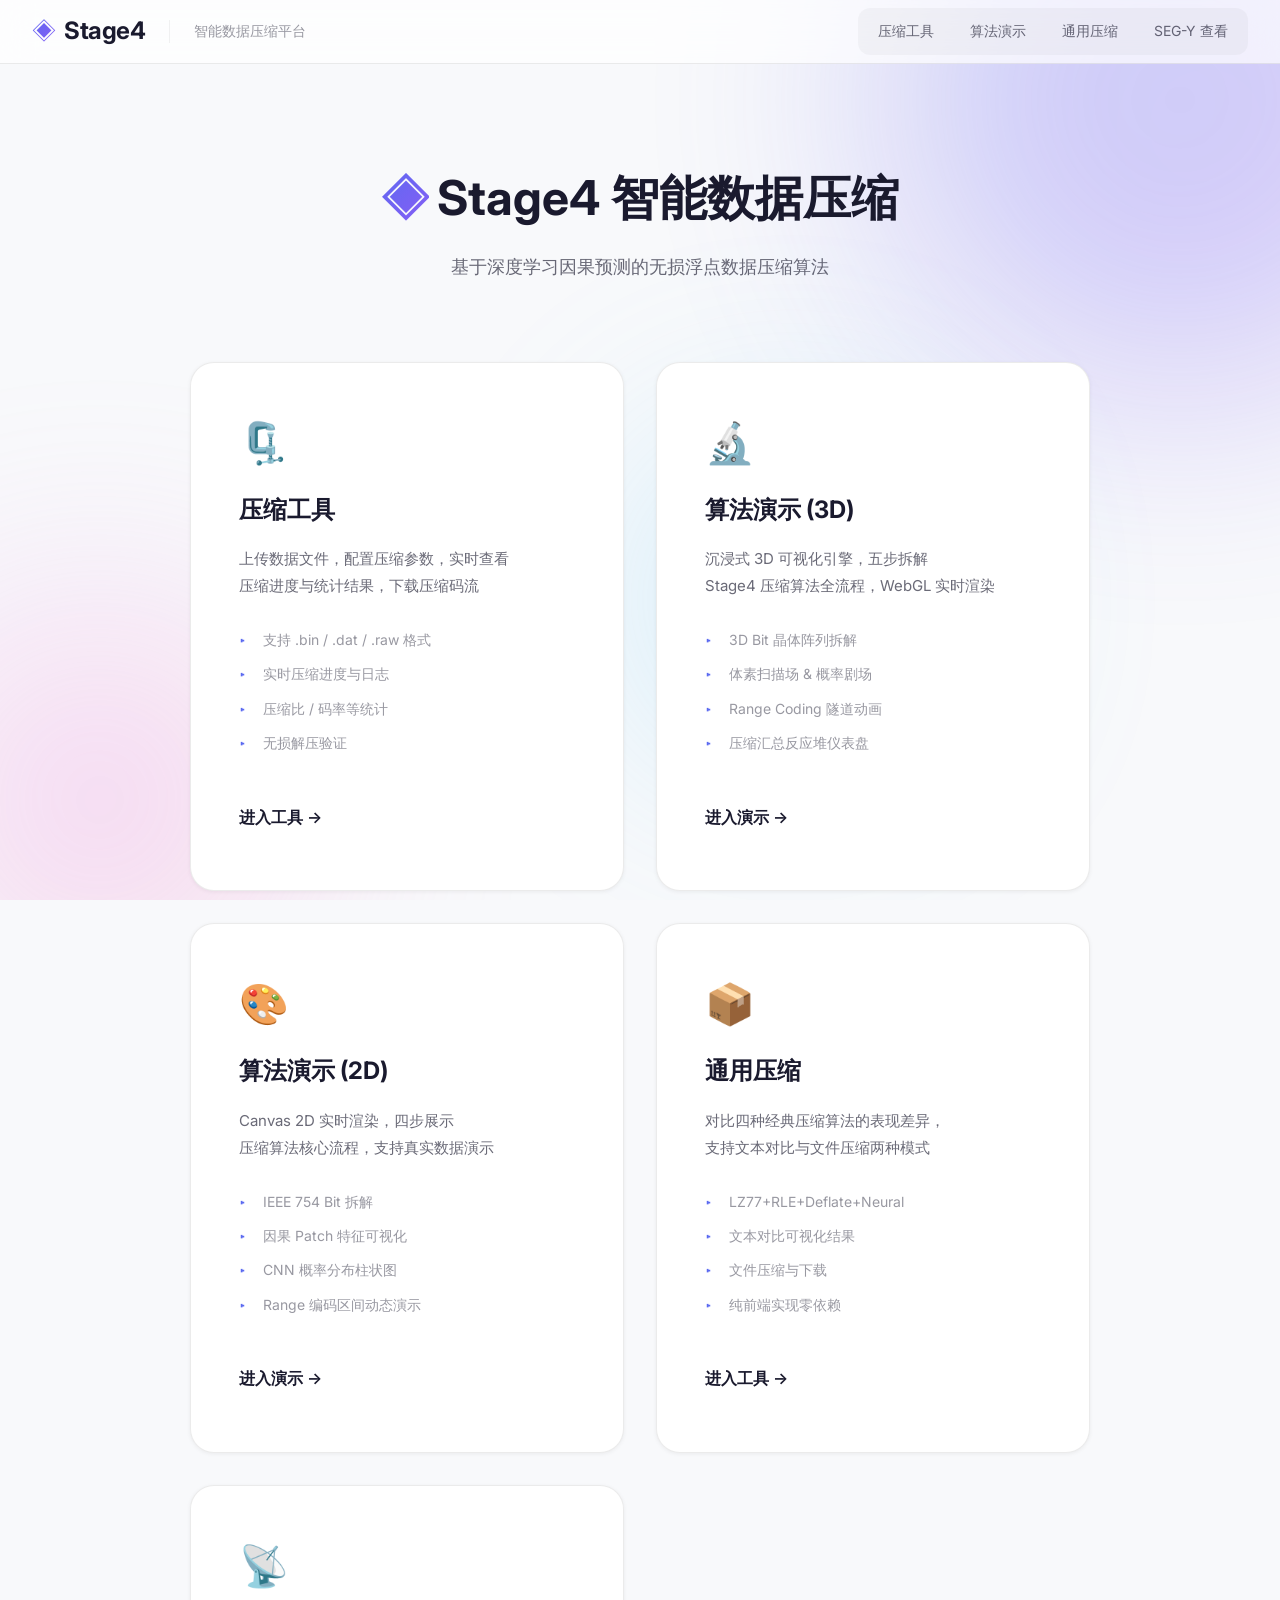
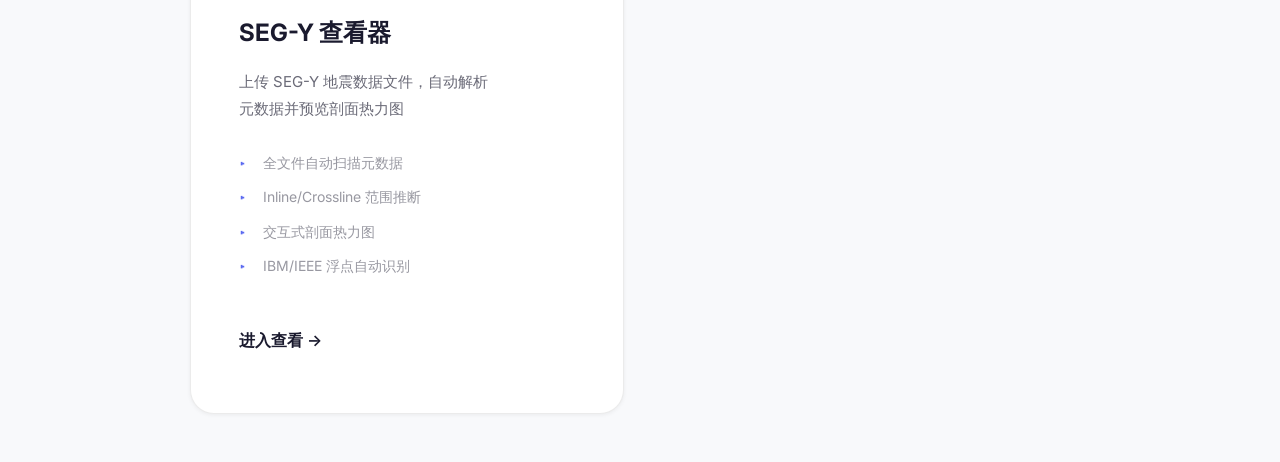
<file: thesis-demo -v2/visualizer/frontend/index.html>
<!DOCTYPE html>
<html lang="zh-CN">
<head>
    <meta charset="UTF-8">
    <meta name="viewport" content="width=device-width, initial-scale=1.0">
    <meta http-equiv="Cache-Control" content="no-cache, no-store, must-revalidate">
    <title>Stage4 | 智能数据压缩平台</title>
    <link href="https://fonts.googleapis.com/css2?family=Inter:wght@300;400;500;600;700&family=JetBrains+Mono:wght@400;500&display=swap" rel="stylesheet">
    <link rel="stylesheet" href="css/variables.css?v=2">
    <link rel="stylesheet" href="css/layout.css?v=2">
    <link rel="stylesheet" href="css/components.css?v=2">
    <link rel="stylesheet" href="css/landing.css?v=2">
</head>
<body>
    <div class="bg-animation">
        <div class="gradient-orb orb-1"></div>
        <div class="gradient-orb orb-2"></div>
        <div class="gradient-orb orb-3"></div>
    </div>

    <nav class="top-nav">
        <div class="nav-brand">
            <div class="logo">
                <span class="logo-icon">◈</span>
                <span class="logo-text">Stage4</span>
            </div>
            <span class="nav-tagline">智能数据压缩平台</span>
        </div>
        <div class="nav-links">
            <a href="compress.html" class="nav-link">压缩工具</a>
            <a href="demo.html" class="nav-link">算法演示</a>
            <a href="general-compress.html" class="nav-link">通用压缩</a>
            <a href="sgy-viewer.html" class="nav-link">SEG-Y 查看</a>
        </div>
    </nav>

    <main class="landing-main">
        <div class="hero-section">
            <h1 class="hero-title">
                <span class="hero-icon">◈</span>
                Stage4 智能数据压缩
            </h1>
            <p class="hero-desc">基于深度学习因果预测的无损浮点数据压缩算法</p>
        </div>

        <div class="entry-cards">
            <a href="compress.html" class="entry-card compress-card">
                <div class="entry-card-bg"></div>
                <div class="entry-card-icon">🗜️</div>
                <h2 class="entry-card-title">压缩工具</h2>
                <p class="entry-card-desc">
                    上传数据文件，配置压缩参数，实时查看<br>
                    压缩进度与统计结果，下载压缩码流
                </p>
                <ul class="entry-features">
                    <li>支持 .bin / .dat / .raw 格式</li>
                    <li>实时压缩进度与日志</li>
                    <li>压缩比 / 码率等统计</li>
                    <li>无损解压验证</li>
                </ul>
                <span class="entry-btn">进入工具 →</span>
            </a>

            <a href="demo.html" class="entry-card demo-card">
                <div class="entry-card-bg"></div>
                <div class="entry-card-icon">🔬</div>
                <h2 class="entry-card-title">算法演示 (3D)</h2>
                <p class="entry-card-desc">
                    沉浸式 3D 可视化引擎，五步拆解<br>
                    Stage4 压缩算法全流程，WebGL 实时渲染
                </p>
                <ul class="entry-features">
                    <li>3D Bit 晶体阵列拆解</li>
                    <li>体素扫描场 & 概率剧场</li>
                    <li>Range Coding 隧道动画</li>
                    <li>压缩汇总反应堆仪表盘</li>
                </ul>
                <span class="entry-btn">进入演示 →</span>
            </a>

            <a href="demo2d.html" class="entry-card demo-card">
                <div class="entry-card-bg"></div>
                <div class="entry-card-icon">🎨</div>
                <h2 class="entry-card-title">算法演示 (2D)</h2>
                <p class="entry-card-desc">
                    Canvas 2D 实时渲染，四步展示<br>
                    压缩算法核心流程，支持真实数据演示
                </p>
                <ul class="entry-features">
                    <li>IEEE 754 Bit 拆解</li>
                    <li>因果 Patch 特征可视化</li>
                    <li>CNN 概率分布柱状图</li>
                    <li>Range 编码区间动态演示</li>
                </ul>
                <span class="entry-btn">进入演示 →</span>
            </a>

            <a href="general-compress.html" class="entry-card general-card">
                <div class="entry-card-bg"></div>
                <div class="entry-card-icon">📦</div>
                <h2 class="entry-card-title">通用压缩</h2>
                <p class="entry-card-desc">
                    对比四种经典压缩算法的表现差异，<br>
                    支持文本对比与文件压缩两种模式
                </p>
                <ul class="entry-features">
                    <li>LZ77+RLE+Deflate+Neural</li>
                    <li>文本对比可视化结果</li>
                    <li>文件压缩与下载</li>
                    <li>纯前端实现零依赖</li>
                </ul>
                <span class="entry-btn">进入工具 →</span>
            </a>

            <a href="sgy-viewer.html" class="entry-card sgy-card">
                <div class="entry-card-bg"></div>
                <div class="entry-card-icon">📡</div>
                <h2 class="entry-card-title">SEG-Y 查看器</h2>
                <p class="entry-card-desc">
                    上传 SEG-Y 地震数据文件，自动解析<br>
                    元数据并预览剖面热力图
                </p>
                <ul class="entry-features">
                    <li>全文件自动扫描元数据</li>
                    <li>Inline/Crossline 范围推断</li>
                    <li>交互式剖面热力图</li>
                    <li>IBM/IEEE 浮点自动识别</li>
                </ul>
                <span class="entry-btn">进入查看 →</span>
            </a>
        </div>
    </main>

    <script src="js/utils.js?v=2"></script>
    <script src="js/landing.js?v=2"></script>
</body>
</html>
</file>
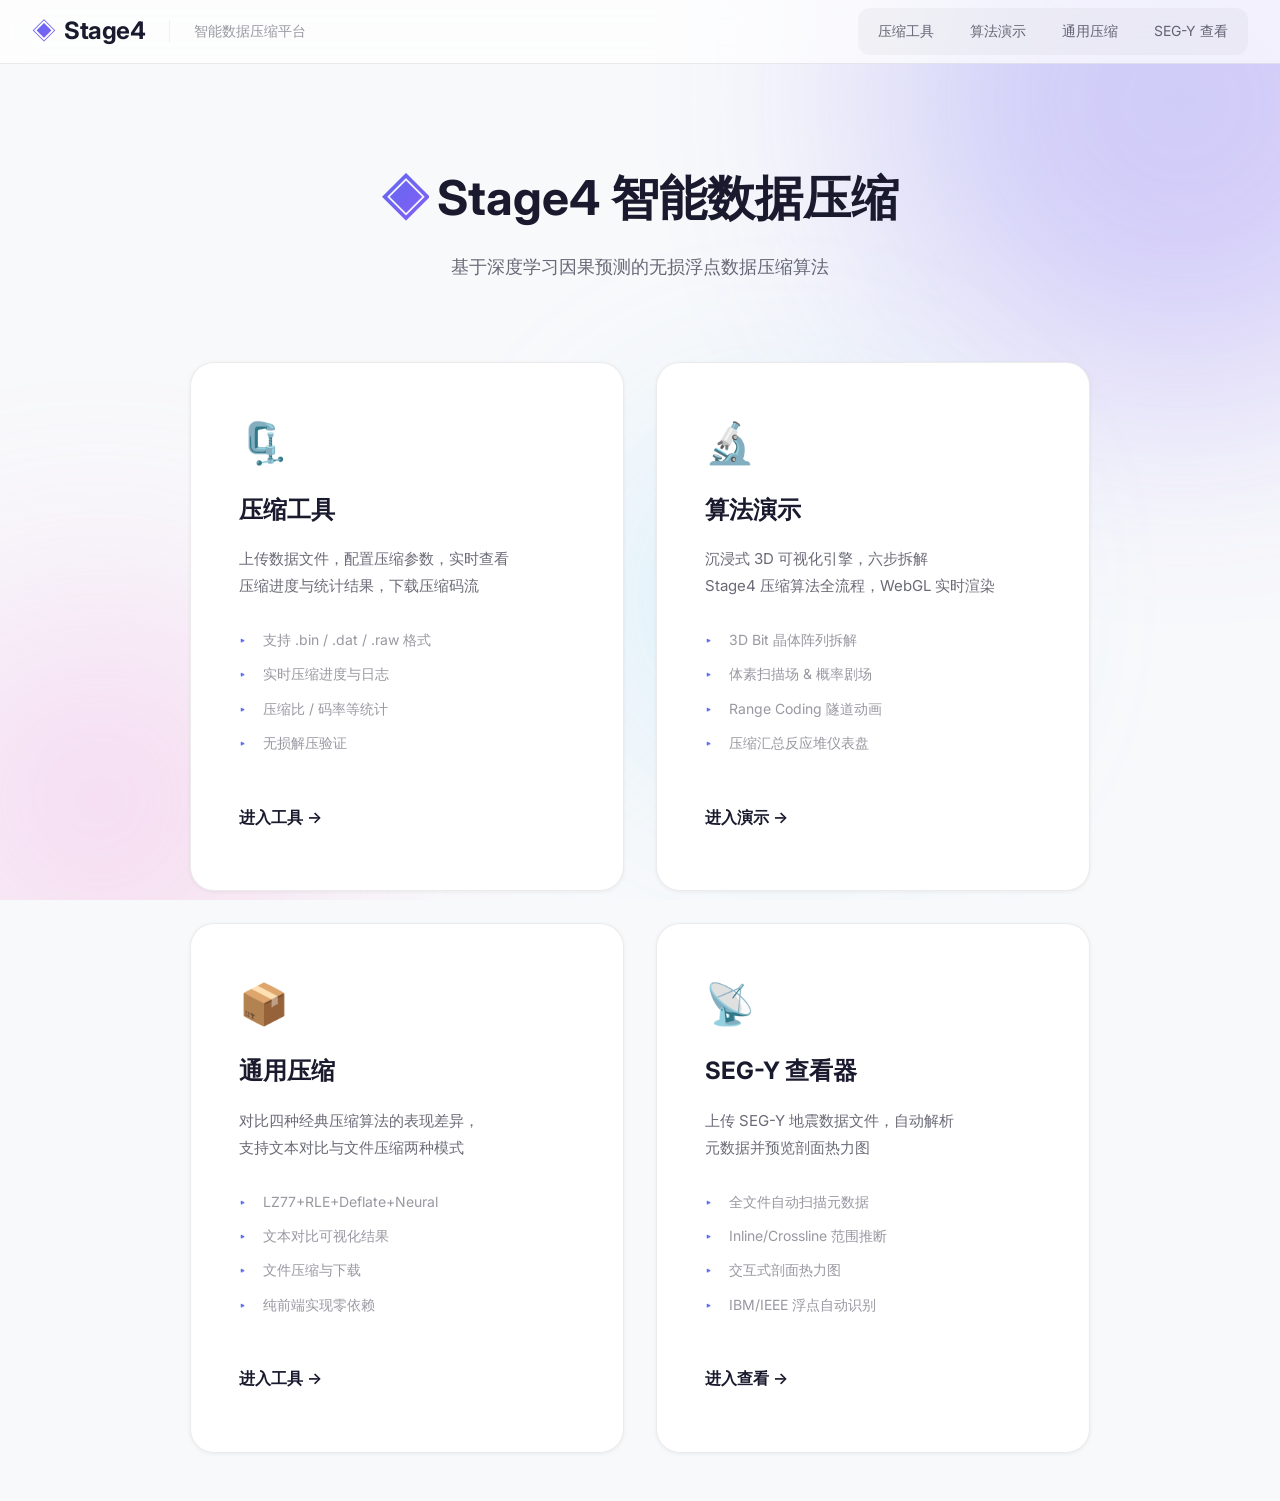
<file: thesis-demo/visualizer/frontend/index.html>
<!DOCTYPE html>
<html lang="zh-CN">
<head>
    <meta charset="UTF-8">
    <meta name="viewport" content="width=device-width, initial-scale=1.0">
    <meta http-equiv="Cache-Control" content="no-cache, no-store, must-revalidate">
    <title>Stage4 | 智能数据压缩平台</title>
    <link href="https://fonts.googleapis.com/css2?family=Inter:wght@300;400;500;600;700&family=JetBrains+Mono:wght@400;500&display=swap" rel="stylesheet">
    <link rel="stylesheet" href="css/variables.css?v=2">
    <link rel="stylesheet" href="css/layout.css?v=2">
    <link rel="stylesheet" href="css/components.css?v=2">
    <link rel="stylesheet" href="css/landing.css?v=2">
</head>
<body>
    <div class="bg-animation">
        <div class="gradient-orb orb-1"></div>
        <div class="gradient-orb orb-2"></div>
        <div class="gradient-orb orb-3"></div>
    </div>

    <nav class="top-nav">
        <div class="nav-brand">
            <div class="logo">
                <span class="logo-icon">◈</span>
                <span class="logo-text">Stage4</span>
            </div>
            <span class="nav-tagline">智能数据压缩平台</span>
        </div>
        <div class="nav-links">
            <a href="compress.html" class="nav-link">压缩工具</a>
            <a href="demo.html" class="nav-link">算法演示</a>
            <a href="general-compress.html" class="nav-link">通用压缩</a>
            <a href="sgy-viewer.html" class="nav-link">SEG-Y 查看</a>
        </div>
    </nav>

    <main class="landing-main">
        <div class="hero-section">
            <h1 class="hero-title">
                <span class="hero-icon">◈</span>
                Stage4 智能数据压缩
            </h1>
            <p class="hero-desc">基于深度学习因果预测的无损浮点数据压缩算法</p>
        </div>

        <div class="entry-cards">
            <a href="compress.html" class="entry-card compress-card">
                <div class="entry-card-bg"></div>
                <div class="entry-card-icon">🗜️</div>
                <h2 class="entry-card-title">压缩工具</h2>
                <p class="entry-card-desc">
                    上传数据文件，配置压缩参数，实时查看<br>
                    压缩进度与统计结果，下载压缩码流
                </p>
                <ul class="entry-features">
                    <li>支持 .bin / .dat / .raw 格式</li>
                    <li>实时压缩进度与日志</li>
                    <li>压缩比 / 码率等统计</li>
                    <li>无损解压验证</li>
                </ul>
                <span class="entry-btn">进入工具 →</span>
            </a>

            <a href="demo.html" class="entry-card demo-card">
                <div class="entry-card-bg"></div>
                <div class="entry-card-icon">🔬</div>
                <h2 class="entry-card-title">算法演示</h2>
                <p class="entry-card-desc">
                    沉浸式 3D 可视化引擎，六步拆解<br>
                    Stage4 压缩算法全流程，WebGL 实时渲染
                </p>
                <ul class="entry-features">
                    <li>3D Bit 晶体阵列拆解</li>
                    <li>体素扫描场 & 概率剧场</li>
                    <li>Range Coding 隧道动画</li>
                    <li>压缩汇总反应堆仪表盘</li>
                </ul>
                <span class="entry-btn">进入演示 →</span>
            </a>

            <a href="general-compress.html" class="entry-card general-card">
                <div class="entry-card-bg"></div>
                <div class="entry-card-icon">📦</div>
                <h2 class="entry-card-title">通用压缩</h2>
                <p class="entry-card-desc">
                    对比四种经典压缩算法的表现差异，<br>
                    支持文本对比与文件压缩两种模式
                </p>
                <ul class="entry-features">
                    <li>LZ77+RLE+Deflate+Neural</li>
                    <li>文本对比可视化结果</li>
                    <li>文件压缩与下载</li>
                    <li>纯前端实现零依赖</li>
                </ul>
                <span class="entry-btn">进入工具 →</span>
            </a>

            <a href="sgy-viewer.html" class="entry-card sgy-card">
                <div class="entry-card-bg"></div>
                <div class="entry-card-icon">📡</div>
                <h2 class="entry-card-title">SEG-Y 查看器</h2>
                <p class="entry-card-desc">
                    上传 SEG-Y 地震数据文件，自动解析<br>
                    元数据并预览剖面热力图
                </p>
                <ul class="entry-features">
                    <li>全文件自动扫描元数据</li>
                    <li>Inline/Crossline 范围推断</li>
                    <li>交互式剖面热力图</li>
                    <li>IBM/IEEE 浮点自动识别</li>
                </ul>
                <span class="entry-btn">进入查看 →</span>
            </a>
        </div>
    </main>

    <script src="js/utils.js?v=2"></script>
    <script src="js/landing.js?v=2"></script>
</body>
</html>
</file>
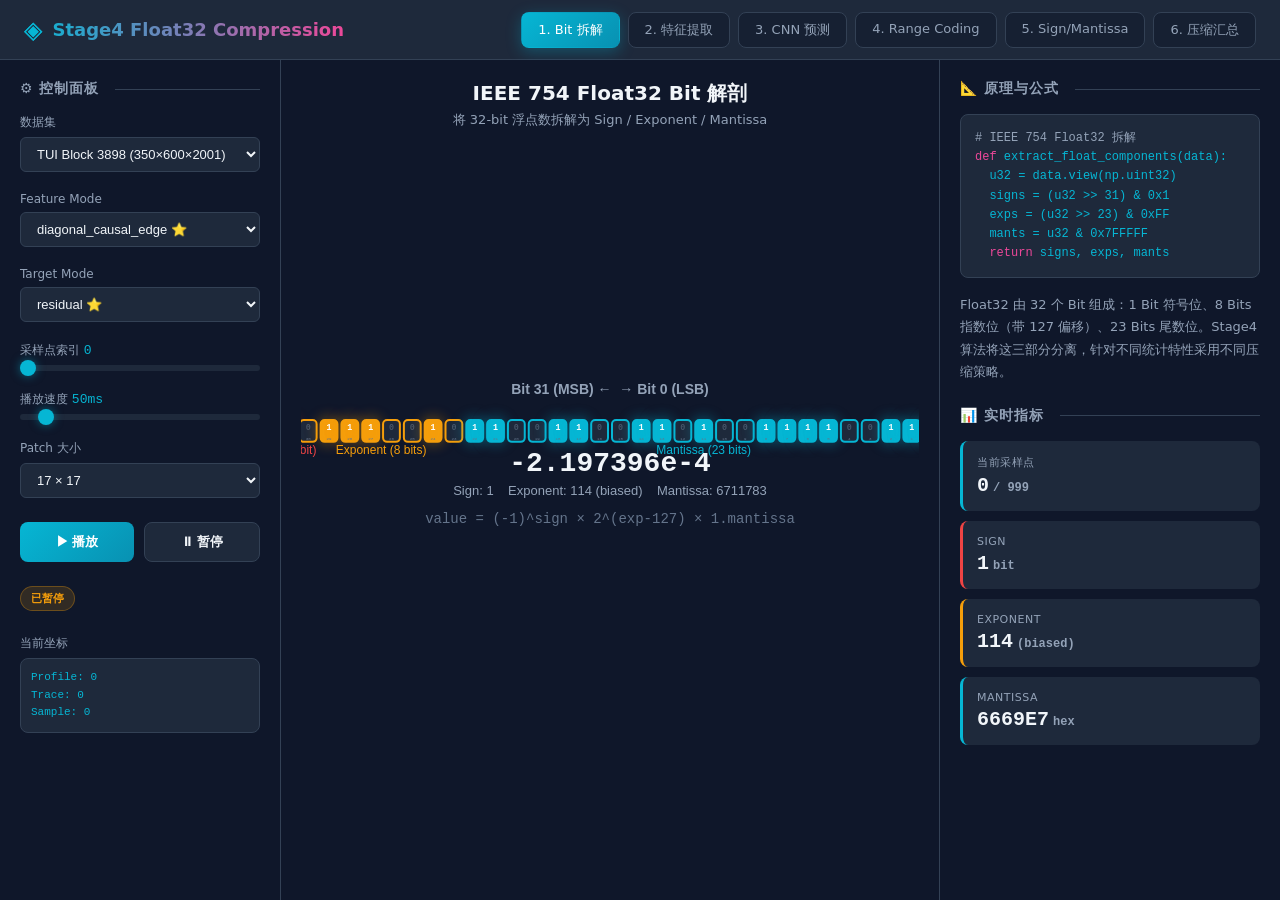
<file: thesis-demo -v2/ex.html>
<!DOCTYPE html>
<html lang="zh-CN">
<head>
    <meta charset="UTF-8">
    <meta name="viewport" content="width=device-width, initial-scale=1.0">
    <title>Stage4 Float32 Compression Visualizer</title>
    <style>
        :root {
            --bg-primary: #0f172a;
            --bg-secondary: #1e293b;
            --bg-panel: #162032;
            --accent-cyan: #06b6d4;
            --accent-pink: #ec4899;
            --accent-amber: #f59e0b;
            --accent-green: #10b981;
            --accent-red: #ef4444;
            --text-primary: #f1f5f9;
            --text-secondary: #94a3b8;
            --border-color: #334155;
            --bit-sign: #ef4444;
            --bit-exp: #f59e0b;
            --bit-mant: #06b6d4;
        }

        * { margin: 0; padding: 0; box-sizing: border-box; }

        body {
            background: var(--bg-primary);
            color: var(--text-primary);
            font-family: 'Segoe UI', system-ui, -apple-system, sans-serif;
            overflow: hidden;
            height: 100vh;
        }

        /* 顶部导航 */
        .top-nav {
            display: flex;
            align-items: center;
            justify-content: space-between;
            padding: 12px 24px;
            background: var(--bg-secondary);
            border-bottom: 1px solid var(--border-color);
            height: 60px;
        }

        .logo {
            font-size: 18px;
            font-weight: 700;
            background: linear-gradient(90deg, var(--accent-cyan), var(--accent-pink));
            -webkit-background-clip: text;
            -webkit-text-fill-color: transparent;
            display: flex;
            align-items: center;
            gap: 10px;
        }

        .logo::before {
            content: "◈";
            font-size: 24px;
            -webkit-text-fill-color: var(--accent-cyan);
        }

        .step-tabs {
            display: flex;
            gap: 8px;
        }

        .step-tab {
            padding: 8px 16px;
            border-radius: 8px;
            border: 1px solid var(--border-color);
            background: var(--bg-panel);
            color: var(--text-secondary);
            cursor: pointer;
            font-size: 13px;
            font-weight: 500;
            transition: all 0.3s ease;
            white-space: nowrap;
        }

        .step-tab:hover {
            border-color: var(--accent-cyan);
            color: var(--text-primary);
        }

        .step-tab.active {
            background: linear-gradient(135deg, var(--accent-cyan), #0891b2);
            color: white;
            border-color: transparent;
            box-shadow: 0 4px 15px rgba(6, 182, 212, 0.3);
        }

        /* 主体三栏布局 */
        .main-container {
            display: grid;
            grid-template-columns: 280px 1fr 340px;
            gap: 1px;
            background: var(--border-color);
            height: calc(100vh - 60px);
        }

        .panel {
            background: var(--bg-primary);
            overflow-y: auto;
            padding: 20px;
        }

        .panel-title {
            font-size: 14px;
            font-weight: 600;
            color: var(--text-secondary);
            text-transform: uppercase;
            letter-spacing: 1px;
            margin-bottom: 16px;
            display: flex;
            align-items: center;
            gap: 8px;
        }

        .panel-title::after {
            content: "";
            flex: 1;
            height: 1px;
            background: var(--border-color);
            margin-left: 8px;
        }

        /* 左侧控制面板 */
        .control-group {
            margin-bottom: 20px;
        }

        .control-label {
            display: block;
            font-size: 12px;
            color: var(--text-secondary);
            margin-bottom: 6px;
            font-weight: 500;
        }

        .control-select, .control-input {
            width: 100%;
            padding: 8px 12px;
            border-radius: 6px;
            border: 1px solid var(--border-color);
            background: var(--bg-secondary);
            color: var(--text-primary);
            font-size: 13px;
            outline: none;
            transition: border-color 0.2s;
        }

        .control-select:focus, .control-input:focus {
            border-color: var(--accent-cyan);
        }

        .slider-container {
            display: flex;
            align-items: center;
            gap: 10px;
        }

        .slider-value {
            font-family: 'Courier New', monospace;
            font-size: 13px;
            color: var(--accent-cyan);
            min-width: 50px;
            text-align: right;
        }

        input[type="range"] {
            flex: 1;
            -webkit-appearance: none;
            height: 6px;
            border-radius: 3px;
            background: var(--bg-secondary);
            outline: none;
        }

        input[type="range"]::-webkit-slider-thumb {
            -webkit-appearance: none;
            width: 16px;
            height: 16px;
            border-radius: 50%;
            background: var(--accent-cyan);
            cursor: pointer;
            box-shadow: 0 0 10px rgba(6, 182, 212, 0.5);
        }

        .play-controls {
            display: flex;
            gap: 10px;
            margin-top: 24px;
        }

        .btn {
            flex: 1;
            padding: 10px;
            border: none;
            border-radius: 8px;
            font-size: 13px;
            font-weight: 600;
            cursor: pointer;
            transition: all 0.2s;
            display: flex;
            align-items: center;
            justify-content: center;
            gap: 6px;
        }

        .btn-primary {
            background: linear-gradient(135deg, var(--accent-cyan), #0891b2);
            color: white;
        }

        .btn-primary:hover {
            transform: translateY(-2px);
            box-shadow: 0 6px 20px rgba(6, 182, 212, 0.4);
        }

        .btn-secondary {
            background: var(--bg-secondary);
            color: var(--text-primary);
            border: 1px solid var(--border-color);
        }

        .btn-secondary:hover {
            border-color: var(--accent-pink);
            color: var(--accent-pink);
        }

        .status-badge {
            display: inline-block;
            padding: 4px 10px;
            border-radius: 20px;
            font-size: 11px;
            font-weight: 600;
            margin-top: 8px;
        }

        .status-running {
            background: rgba(16, 185, 129, 0.15);
            color: var(--accent-green);
            border: 1px solid rgba(16, 185, 129, 0.3);
        }

        .status-paused {
            background: rgba(245, 158, 11, 0.15);
            color: var(--accent-amber);
            border: 1px solid rgba(245, 158, 11, 0.3);
        }

        /* 中央舞台 */
        .stage {
            position: relative;
            display: flex;
            flex-direction: column;
            align-items: center;
            justify-content: center;
            background: var(--bg-primary);
            overflow: hidden;
        }

        .stage-header {
            position: absolute;
            top: 20px;
            left: 0;
            right: 0;
            text-align: center;
            z-index: 10;
        }

        .stage-title {
            font-size: 20px;
            font-weight: 700;
            margin-bottom: 4px;
        }

        .stage-subtitle {
            font-size: 13px;
            color: var(--text-secondary);
        }

        .canvas-container {
            position: relative;
            width: 100%;
            height: 100%;
            display: flex;
            align-items: center;
            justify-content: center;
        }

        canvas {
            display: block;
        }

        /* 右侧信息面板 */
        .formula-box {
            background: var(--bg-secondary);
            border: 1px solid var(--border-color);
            border-radius: 8px;
            padding: 14px;
            font-family: 'Courier New', 'Consolas', monospace;
            font-size: 12px;
            line-height: 1.6;
            color: var(--accent-cyan);
            margin-bottom: 16px;
            overflow-x: auto;
        }

        .formula-box .comment {
            color: var(--text-secondary);
        }

        .formula-box .keyword {
            color: var(--accent-pink);
        }

        .formula-box .string {
            color: var(--accent-amber);
        }

        .info-text {
            font-size: 13px;
            line-height: 1.7;
            color: var(--text-secondary);
            margin-bottom: 16px;
        }

        .metric-card {
            background: var(--bg-secondary);
            border-radius: 8px;
            padding: 14px;
            margin-bottom: 10px;
            border-left: 3px solid var(--accent-cyan);
        }

        .metric-label {
            font-size: 11px;
            color: var(--text-secondary);
            text-transform: uppercase;
            letter-spacing: 0.5px;
            margin-bottom: 4px;
        }

        .metric-value {
            font-size: 20px;
            font-weight: 700;
            color: var(--text-primary);
            font-family: 'Courier New', monospace;
        }

        .metric-unit {
            font-size: 12px;
            color: var(--text-secondary);
            margin-left: 4px;
        }

        .metric-row {
            display: flex;
            gap: 10px;
        }

        .metric-row .metric-card {
            flex: 1;
        }

        /* 图例 */
        .legend {
            display: flex;
            gap: 16px;
            margin-top: 12px;
            flex-wrap: wrap;
        }

        .legend-item {
            display: flex;
            align-items: center;
            gap: 6px;
            font-size: 12px;
            color: var(--text-secondary);
        }

        .legend-dot {
            width: 10px;
            height: 10px;
            border-radius: 2px;
        }

        /* 动画 */
        @keyframes pulse {
            0%, 100% { opacity: 1; }
            50% { opacity: 0.5; }
        }

        @keyframes slideIn {
            from { opacity: 0; transform: translateY(10px); }
            to { opacity: 1; transform: translateY(0); }
        }

        .animate-slide {
            animation: slideIn 0.4s ease;
        }

        /* 滚动条 */
        ::-webkit-scrollbar {
            width: 6px;
        }

        ::-webkit-scrollbar-track {
            background: var(--bg-primary);
        }

        ::-webkit-scrollbar-thumb {
            background: var(--border-color);
            border-radius: 3px;
        }

        ::-webkit-scrollbar-thumb:hover {
            background: var(--text-secondary);
        }

        /* 响应式 */
        @media (max-width: 1200px) {
            .main-container {
                grid-template-columns: 240px 1fr 280px;
            }
        }
    </style>
<base target="_blank">
</head>
<body>
    <!-- 顶部导航 -->
    <nav class="top-nav">
        <div class="logo">Stage4 Float32 Compression</div>
        <div class="step-tabs">
            <div class="step-tab active" data-step="1">1. Bit 拆解</div>
            <div class="step-tab" data-step="2">2. 特征提取</div>
            <div class="step-tab" data-step="3">3. CNN 预测</div>
            <div class="step-tab" data-step="4">4. Range Coding</div>
            <div class="step-tab" data-step="5">5. Sign/Mantissa</div>
            <div class="step-tab" data-step="6">6. 压缩汇总</div>
        </div>
    </nav>

    <!-- 主体 -->
    <div class="main-container">
        <!-- 左侧控制面板 -->
        <aside class="panel" id="left-panel">
            <div class="panel-title">⚙️ 控制面板</div>

            <div class="control-group">
                <label class="control-label">数据集</label>
                <select class="control-select" id="dataset-select">
                    <option value="tui">TUI Block 3898 (350×600×2001)</option>
                    <option value="postdata">PostData Profile 90-99</option>
                    <option value="demo">Demo Synthetic Volume</option>
                </select>
            </div>

            <div class="control-group">
                <label class="control-label">Feature Mode</label>
                <select class="control-select" id="feature-mode">
                    <option value="diagonal_causal_edge" selected>diagonal_causal_edge ⭐</option>
                    <option value="raster">raster</option>
                    <option value="tile64">tile64</option>
                </select>
            </div>

            <div class="control-group">
                <label class="control-label">Target Mode</label>
                <select class="control-select" id="target-mode">
                    <option value="residual" selected>residual ⭐</option>
                    <option value="raw">raw exponent</option>
                </select>
            </div>

            <div class="control-group">
                <label class="control-label">采样点索引 <span class="slider-value" id="sample-idx">0</span></label>
                <div class="slider-container">
                    <input type="range" id="sample-slider" min="0" max="999" value="0">
                </div>
            </div>

            <div class="control-group">
                <label class="control-label">播放速度 <span class="slider-value" id="speed-val">50ms</span></label>
                <div class="slider-container">
                    <input type="range" id="speed-slider" min="10" max="500" value="50">
                </div>
            </div>

            <div class="control-group">
                <label class="control-label">Patch 大小</label>
                <select class="control-select" id="patch-size">
                    <option value="17" selected>17 × 17</option>
                    <option value="9">9 × 9</option>
                    <option value="33">33 × 33</option>
                </select>
            </div>

            <div class="play-controls">
                <button class="btn btn-primary" id="btn-play">▶ 播放</button>
                <button class="btn btn-secondary" id="btn-pause">⏸ 暂停</button>
            </div>

            <div style="margin-top: 16px;">
                <span class="status-badge status-paused" id="status-badge">已暂停</span>
            </div>

            <div class="control-group" style="margin-top: 24px;">
                <label class="control-label">当前坐标</label>
                <div class="formula-box" style="font-size: 11px; padding: 10px;">
                    Profile: <span id="coord-p">0</span><br>
                    Trace: <span id="coord-t">0</span><br>
                    Sample: <span id="coord-s">0</span>
                </div>
            </div>
        </aside>

        <!-- 中央舞台 -->
        <main class="stage panel" id="center-stage">
            <div class="stage-header">
                <div class="stage-title" id="stage-title">IEEE 754 Float32 Bit 解剖</div>
                <div class="stage-subtitle" id="stage-subtitle">将 32-bit 浮点数拆解为 Sign / Exponent / Mantissa</div>
            </div>
            <div class="canvas-container" id="canvas-container">
                <canvas id="main-canvas"></canvas>
            </div>
        </main>

        <!-- 右侧信息面板 -->
        <aside class="panel" id="right-panel">
            <div class="panel-title">📐 原理与公式</div>
            <div id="info-content">
                <!-- 动态填充 -->
            </div>

            <div class="panel-title" style="margin-top: 24px;">📊 实时指标</div>
            <div id="metrics-content">
                <!-- 动态填充 -->
            </div>
        </aside>
    </div>

    <script>
        // ==========================================
        // 全局状态管理
        // ==========================================
        const State = {
            currentStep: 1,
            isPlaying: false,
            playInterval: null,
            sampleIndex: 0,
            speed: 50,
            featureMode: 'diagonal_causal_edge',
            targetMode: 'residual',
            patchSize: 17,
            dataset: 'tui',
            // 模拟数据集
            volumeShape: [350, 600, 2001],
            // 当前处理的坐标
            coord: { p: 0, t: 0, s: 0 },
            // 模拟概率分布（256类）
            probs: new Array(256).fill(0),
            // Range coder 状态
            rangeCoder: { low: 0, range: 1, bits: [] }
        };

        // 生成模拟概率分布（以某个点为中心的高斯分布）
        function generateProbs(center) {
            const probs = new Array(256).fill(0);
            for (let i = 0; i < 256; i++) {
                const dist = Math.abs(i - center);
                probs[i] = Math.exp(-dist * dist / (2 * 15 * 15)) + Math.random() * 0.02;
            }
            // 归一化
            const sum = probs.reduce((a, b) => a + b, 0);
            return probs.map(p => p / sum);
        }

        // 生成模拟 float32 数据
        function generateFloat32Data(idx) {
            // 使用种子随机但确定性的方式生成
            const seed = idx * 997;
            const pseudoRandom = (n) => {
                let x = Math.sin(n * 127.1 + 311.7) * 43758.5453;
                return x - Math.floor(x);
            };

            // 生成一个看起来像是地震数据的值
            const sign = pseudoRandom(seed) > 0.5 ? 1 : 0;
            const exp = Math.floor(pseudoRandom(seed + 1) * 40) + 110; // 集中在 110-150
            const mant = Math.floor(pseudoRandom(seed + 2) * 0x7FFFFF);

            // 计算实际 float 值
            const value = (sign ? -1 : 1) * Math.pow(2, exp - 127) * (1 + mant / 0x800000);

            return { sign, exp, mant, value };
        }

        // ==========================================
        // 画布管理
        // ==========================================
        const canvas = document.getElementById('main-canvas');
        const ctx = canvas.getContext('2d');
        let canvasWidth, canvasHeight;

        function resizeCanvas() {
            const container = document.getElementById('canvas-container');
            canvasWidth = container.clientWidth;
            canvasHeight = container.clientHeight;
            canvas.width = canvasWidth * window.devicePixelRatio;
            canvas.height = canvasHeight * window.devicePixelRatio;
            ctx.scale(window.devicePixelRatio, window.devicePixelRatio);
            canvas.style.width = canvasWidth + 'px';
            canvas.style.height = canvasHeight + 'px';
            renderCurrentStep();
        }

        window.addEventListener('resize', resizeCanvas);

        // ==========================================
        // 步骤 1: Float32 Bit 拆解
        // ==========================================
        function renderStep1() {
            const data = generateFloat32Data(State.sampleIndex);
            const bits = [];

            // Sign bit
            bits.push({ val: data.sign, type: 'sign', idx: 31 });
            // Exponent bits
            for (let i = 7; i >= 0; i--) {
                bits.push({ val: (data.exp >> i) & 1, type: 'exp', idx: 23 + i });
            }
            // Mantissa bits
            for (let i = 22; i >= 0; i--) {
                bits.push({ val: (data.mant >> i) & 1, type: 'mant', idx: i });
            }

            const boxSize = Math.min(34, (canvasWidth - 80) / 32);
            const startX = (canvasWidth - boxSize * 32 - 4 * 31) / 2;
            const startY = canvasHeight / 2 - 60;

            // 标题
            ctx.font = 'bold 14px "Segoe UI", sans-serif';
            ctx.fillStyle = '#94a3b8';
            ctx.textAlign = 'center';
            ctx.fillText(`Bit 31 (MSB) ←  → Bit 0 (LSB)`, canvasWidth / 2, startY - 30);

            // 绘制 Bit 方块
            bits.forEach((bit, i) => {
                const x = startX + i * (boxSize + 4);
                const y = startY;
                const colors = {
                    sign: '#ef4444',
                    exp: '#f59e0b',
                    mant: '#06b6d4'
                };
                const glowColors = {
                    sign: 'rgba(239, 68, 68, 0.4)',
                    exp: 'rgba(245, 158, 11, 0.4)',
                    mant: 'rgba(6, 182, 212, 0.4)'
                };

                // 发光效果
                ctx.shadowColor = glowColors[bit.type];
                ctx.shadowBlur = bit.val ? 15 : 0;

                // 背景
                ctx.fillStyle = bit.val ? colors[bit.type] : '#1e293b';
                ctx.strokeStyle = colors[bit.type];
                ctx.lineWidth = 2;

                ctx.beginPath();
                ctx.roundRect(x, y, boxSize, boxSize * 1.3, 4);
                ctx.fill();
                ctx.stroke();

                ctx.shadowBlur = 0;

                // 文字
                ctx.fillStyle = bit.val ? '#fff' : '#475569';
                ctx.font = `bold ${boxSize * 0.5}px "Courier New", monospace`;
                ctx.textAlign = 'center';
                ctx.textBaseline = 'middle';
                ctx.fillText(bit.val, x + boxSize / 2, y + boxSize * 0.45);

                // 索引号
                ctx.fillStyle = '#64748b';
                ctx.font = `${boxSize * 0.25}px "Courier New", monospace`;
                ctx.fillText(bit.idx, x + boxSize / 2, y + boxSize * 1.1);
            });

            // 分组标签
            const signWidth = boxSize;
            const expWidth = boxSize * 8 + 4 * 7;
            const mantWidth = boxSize * 23 + 4 * 22;

            ctx.font = '12px "Segoe UI", sans-serif';
            ctx.textAlign = 'center';

            // Sign label
            ctx.fillStyle = '#ef4444';
            ctx.fillText('Sign (1 bit)', startX + signWidth / 2, startY + boxSize * 1.8);

            // Exponent label
            ctx.fillStyle = '#f59e0b';
            ctx.fillText('Exponent (8 bits)', startX + signWidth + 4 + expWidth / 2, startY + boxSize * 1.8);

            // Mantissa label
            ctx.fillStyle = '#06b6d4';
            ctx.fillText('Mantissa (23 bits)', startX + signWidth + 4 + expWidth + 4 + mantWidth / 2, startY + boxSize * 1.8);

            // 数值显示
            const valY = startY + boxSize * 2.6;
            ctx.font = 'bold 28px "Courier New", monospace';
            ctx.fillStyle = '#f1f5f9';
            ctx.fillText(data.value.toExponential(6), canvasWidth / 2, valY);

            ctx.font = '13px "Segoe UI", sans-serif';
            ctx.fillStyle = '#94a3b8';
            ctx.fillText(`Sign: ${data.sign}    Exponent: ${data.exp} (biased)    Mantissa: ${data.mant}`, canvasWidth / 2, valY + 28);

            // 公式
            ctx.font = '14px "Courier New", monospace';
            ctx.fillStyle = '#64748b';
            ctx.fillText('value = (-1)^sign × 2^(exp-127) × 1.mantissa', canvasWidth / 2, valY + 56);

            // 更新坐标显示
            updateCoordDisplay(data);
        }

        // ==========================================
        // 步骤 2: 3D 特征提取 (Causal Patch)
        // ==========================================
        let patchAngle = 0;

        function renderStep2() {
            patchAngle += 0.005;

            const cx = canvasWidth / 2;
            const cy = canvasHeight / 2;
            const size = Math.min(canvasWidth, canvasHeight) * 0.35;

            // 绘制 3D 体素网格（伪 3D）
            const gridSize = 8;
            const cellSize = size / gridSize;

            ctx.clearRect(0, 0, canvasWidth, canvasHeight);

            // 绘制体素块
            for (let z = 0; z < gridSize; z++) {
                for (let y = 0; y < gridSize; y++) {
                    for (let x = 0; x < gridSize; x++) {
                        // 3D 投影
                        const px = cx + (x - gridSize/2) * cellSize * Math.cos(patchAngle) - (z - gridSize/2) * cellSize * Math.sin(patchAngle) * 0.5;
                        const py = cy + (y - gridSize/2) * cellSize * 0.7 + (z - gridSize/2) * cellSize * 0.3;

                        // 对角线因果区域判断
                        const diagIdx = x + y + z;
                        const currentDiag = (State.sampleIndex % (gridSize * 3));
                        const isCausal = diagIdx < currentDiag;
                        const isCurrent = diagIdx === currentDiag;
                        const isFuture = diagIdx > currentDiag;

                        let color, alpha;
                        if (isCurrent) {
                            color = '#ec4899';
                            alpha = 1.0;
                        } else if (isCausal) {
                            color = '#06b6d4';
                            alpha = 0.8;
                        } else {
                            color = '#334155';
                            alpha = 0.3;
                        }

                        ctx.globalAlpha = alpha;
                        ctx.fillStyle = color;

                        const cs = cellSize * 0.7;
                        ctx.beginPath();
                        ctx.roundRect(px - cs/2, py - cs/2, cs, cs, 2);
                        ctx.fill();

                        if (isCurrent) {
                            ctx.strokeStyle = '#fff';
                            ctx.lineWidth = 2;
                            ctx.stroke();
                        }
                    }
                }
            }
            ctx.globalAlpha = 1.0;

            // 绘制 17x17 Patch 示意图（右下角）
            const patchX = canvasWidth - 220;
            const patchY = canvasHeight - 220;
            const patchCell = 10;
            const patchRadius = 8;

            ctx.fillStyle = 'rgba(15, 23, 42, 0.9)';
            ctx.strokeStyle = '#334155';
            ctx.lineWidth = 1;
            ctx.beginPath();
            ctx.roundRect(patchX - 10, patchY - 30, patchCell * 17 + 20, patchCell * 17 + 40, 8);
            ctx.fill();
            ctx.stroke();

            ctx.fillStyle = '#94a3b8';
            ctx.font = '11px "Segoe UI", sans-serif';
            ctx.textAlign = 'left';
            ctx.fillText('17×17 Causal Patch (profile-trace plane)', patchX, patchY - 14);

            const center = 8;
            for (let r = 0; r < 17; r++) {
                for (let c = 0; c < 17; c++) {
                    const dx = c - center;
                    const dy = r - center;
                    const dist = Math.sqrt(dx * dx + dy * dy);
                    const isCausalPatch = (dx < 0) || (dx === 0 && dy < 0) || (dx > 0 && dy < -dx);
                    const isCenter = (r === center && c === center);

                    const cellX = patchX + c * patchCell;
                    const cellY = patchY + r * patchCell;

                    if (isCenter) {
                        ctx.fillStyle = '#ec4899';
                        ctx.shadowColor = '#ec4899';
                        ctx.shadowBlur = 10;
                    } else if (isCausalPatch) {
                        const intensity = 1 - dist / 12;
                        ctx.fillStyle = `rgba(6, 182, 212, ${0.3 + intensity * 0.5})`;
                        ctx.shadowBlur = 0;
                    } else {
                        ctx.fillStyle = '#1e293b';
                        ctx.shadowBlur = 0;
                    }

                    ctx.fillRect(cellX, cellY, patchCell - 1, patchCell - 1);
                    ctx.shadowBlur = 0;
                }
            }

            // 图例
            ctx.font = '11px "Segoe UI", sans-serif';
            ctx.textAlign = 'left';
            const legendY = patchY + patchCell * 17 + 16;

            ctx.fillStyle = '#06b6d4';
            ctx.fillRect(patchX, legendY, 10, 10);
            ctx.fillStyle = '#94a3b8';
            ctx.fillText('Causal (已编码)', patchX + 16, legendY + 9);

            ctx.fillStyle = '#ec4899';
            ctx.fillRect(patchX + 110, legendY, 10, 10);
            ctx.fillStyle = '#94a3b8';
            ctx.fillText('Current (当前点)', patchX + 126, legendY + 9);

            // 坐标轴标签
            ctx.save();
            ctx.translate(cx - size * 0.6, cy + size * 0.5);
            ctx.rotate(-Math.PI / 6);
            ctx.fillStyle = '#64748b';
            ctx.font = '12px "Segoe UI", sans-serif';
            ctx.fillText('Profile →', 0, 0);
            ctx.restore();

            ctx.save();
            ctx.translate(cx + size * 0.5, cy + size * 0.5);
            ctx.rotate(Math.PI / 8);
            ctx.fillStyle = '#64748b';
            ctx.fillText('Trace →', 0, 0);
            ctx.restore();

            ctx.fillStyle = '#64748b';
            ctx.fillText('Sample ↑', cx - 20, cy - size * 0.55);
        }

        // ==========================================
        // 步骤 3: CNN 概率预测
        // ==========================================
        function renderStep3() {
            const data = generateFloat32Data(State.sampleIndex);
            const center = data.exp;
            State.probs = generateProbs(center);

            const cx = canvasWidth / 2;
            const cy = canvasHeight / 2 + 20;
            const chartWidth = Math.min(700, canvasWidth - 60);
            const chartHeight = 220;
            const barWidth = chartWidth / 256;

            // 标题
            ctx.font = '13px "Segoe UI", sans-serif';
            ctx.fillStyle = '#94a3b8';
            ctx.textAlign = 'center';
            ctx.fillText('Stage4 CNN 输出: 256-class Exponent / Residual 概率分布', cx, cy - chartHeight / 2 - 30);

            // 绘制坐标轴
            ctx.strokeStyle = '#334155';
            ctx.lineWidth = 1;
            ctx.beginPath();
            ctx.moveTo(cx - chartWidth / 2, cy + chartHeight / 2);
            ctx.lineTo(cx + chartWidth / 2, cy + chartHeight / 2);
            ctx.stroke();

            // 绘制概率柱状图
            const maxProb = Math.max(...State.probs);
            const scale = (chartHeight / 2 - 10) / maxProb;

            for (let i = 0; i < 256; i++) {
                const barH = State.probs[i] * scale;
                const x = cx - chartWidth / 2 + i * barWidth;
                const y = cy + chartHeight / 2 - barH;

                // 颜色根据概率值渐变
                const intensity = State.probs[i] / maxProb;
                const r = Math.floor(6 + intensity * 233);
                const g = Math.floor(182 + intensity * 15);
                const b = Math.floor(212 - intensity * 50);

                ctx.fillStyle = `rgb(${r}, ${g}, ${b})`;
                ctx.fillRect(x, y, barWidth - 0.5, barH);

                // 高亮真实值
                if (i === center) {
                    ctx.strokeStyle = '#ec4899';
                    ctx.lineWidth = 2;
                    ctx.strokeRect(x - 1, y - 2, barWidth + 1, barH + 2);
                }
            }

            // X轴标签
            ctx.fillStyle = '#64748b';
            ctx.font = '10px "Courier New", monospace';
            for (let i = 0; i <= 256; i += 64) {
                const x = cx - chartWidth / 2 + i * barWidth;
                ctx.fillText(i, x, cy + chartHeight / 2 + 16);
            }
            ctx.fillText('Symbol (0-255)', cx, cy + chartHeight / 2 + 32);

            // 高亮信息框
            const infoX = cx + chartWidth / 2 + 20;
            const infoY = cy - 40;

            ctx.fillStyle = 'rgba(15, 23, 42, 0.95)';
            ctx.strokeStyle = '#334155';
            ctx.lineWidth = 1;
            ctx.beginPath();
            ctx.roundRect(infoX, infoY, 160, 100, 8);
            ctx.fill();
            ctx.stroke();

            ctx.textAlign = 'left';
            ctx.font = '11px "Segoe UI", sans-serif';
            ctx.fillStyle = '#94a3b8';
            ctx.fillText('真实 Symbol:', infoX + 12, infoY + 22);
            ctx.font = 'bold 18px "Courier New", monospace';
            ctx.fillStyle = '#ec4899';
            ctx.fillText(center, infoX + 12, infoY + 46);

            ctx.font = '11px "Segoe UI", sans-serif';
            ctx.fillStyle = '#94a3b8';
            ctx.fillText('预测概率:', infoX + 12, infoY + 66);
            ctx.font = 'bold 14px "Courier New", monospace';
            ctx.fillStyle = '#06b6d4';
            ctx.fillText((State.probs[center] * 100).toFixed(2) + '%', infoX + 12, infoY + 86);

            // 左侧 CNN 架构示意
            const archX = cx - chartWidth / 2 - 140;
            const archY = cy - 60;

            ctx.fillStyle = 'rgba(15, 23, 42, 0.95)';
            ctx.strokeStyle = '#334155';
            ctx.beginPath();
            ctx.roundRect(archX, archY, 120, 140, 8);
            ctx.fill();
            ctx.stroke();

            ctx.textAlign = 'center';
            ctx.fillStyle = '#94a3b8';
            ctx.font = '10px "Segoe UI", sans-serif';
            ctx.fillText('Small2DCNN', archX + 60, archY + 16);

            // 绘制简化网络层
            const layers = [
                { h: 40, c: '#06b6d4', label: 'Conv2D' },
                { h: 30, c: '#0891b2', label: 'ReLU' },
                { h: 25, c: '#0e7490', label: 'Conv2D' },
                { h: 20, c: '#155e75', label: 'FC 256' }
            ];

            let ly = archY + 30;
            layers.forEach(layer => {
                ctx.fillStyle = layer.c;
                ctx.fillRect(archX + 20, ly, 80, layer.h);
                ctx.fillStyle = '#fff';
                ctx.font = '9px "Segoe UI", sans-serif';
                ctx.fillText(layer.label, archX + 60, ly + layer.h / 2 + 3);
                ly += layer.h + 4;
            });

            // 箭头
            ctx.strokeStyle = '#64748b';
            ctx.setLineDash([4, 4]);
            ctx.beginPath();
            ctx.moveTo(archX + 120, cy);
            ctx.lineTo(cx - chartWidth / 2, cy);
            ctx.stroke();
            ctx.setLineDash([]);

            ctx.fillStyle = '#64748b';
            ctx.font = '10px "Segoe UI", sans-serif';
            ctx.fillText('17×17 Patch Input', archX + 60, archY - 8);
        }

        // ==========================================
        // 步骤 4: Range Coding
        // ==========================================
        function renderStep4() {
            const data = generateFloat32Data(State.sampleIndex);
            const symbol = data.exp;
            const probs = State.probs.length > 0 ? State.probs : generateProbs(symbol);

            // 计算 CDF
            const cdf = new Array(257).fill(0);
            for (let i = 0; i < 256; i++) {
                cdf[i + 1] = cdf[i] + probs[i];
            }

            const cx = canvasWidth / 2;
            const cy = canvasHeight / 2;
            const barW = Math.min(600, canvasWidth - 100);
            const barH = 40;

            // 标题
            ctx.font = '13px "Segoe UI", sans-serif';
            ctx.fillStyle = '#94a3b8';
            ctx.textAlign = 'center';
            ctx.fillText('Arithmetic / Range Coding: 区间缩窄过程', cx, cy - 120);

            // 绘制 [0, 1) 区间条
            const startY = cy - 80;

            // 背景条
            ctx.fillStyle = '#1e293b';
            ctx.fillRect(cx - barW / 2, startY, barW, barH);

            // 绘制每个 symbol 的概率区间
            let cumX = cx - barW / 2;
            for (let i = 0; i < 256; i++) {
                const w = probs[i] * barW;
                const hue = (i / 256) * 360;
                ctx.fillStyle = i === symbol ? '#ec4899' : `hsla(${hue}, 70%, 50%, 0.3)`;
                ctx.fillRect(cumX, startY, w, barH);
                cumX += w;
            }

            // 边框
            ctx.strokeStyle = '#475569';
            ctx.lineWidth = 2;
            ctx.strokeRect(cx - barW / 2, startY, barW, barH);

            // 标签
            ctx.fillStyle = '#94a3b8';
            ctx.font = '11px "Courier New", monospace';
            ctx.fillText('0.0', cx - barW / 2, startY + barH + 18);
            ctx.fillText('1.0', cx + barW / 2, startY + barH + 18);

            // 当前 Symbol 高亮箭头
            const symStart = cx - barW / 2 + cdf[symbol] * barW;
            const symWidth = probs[symbol] * barW;

            ctx.strokeStyle = '#ec4899';
            ctx.lineWidth = 3;
            ctx.beginPath();
            ctx.moveTo(symStart + symWidth / 2, startY - 10);
            ctx.lineTo(symStart + symWidth / 2, startY);
            ctx.stroke();

            ctx.fillStyle = '#ec4899';
            ctx.font = 'bold 12px "Segoe UI", sans-serif';
            ctx.fillText(`Symbol ${symbol}`, symStart + symWidth / 2, startY - 16);

            // 缩窄后的区间（放大视图）
            const zoomY = startY + 80;
            const zoomW = barW * 0.8;
            const zoomH = 60;

            ctx.fillStyle = 'rgba(15, 23, 42, 0.9)';
            ctx.strokeStyle = '#334155';
            ctx.beginPath();
            ctx.roundRect(cx - zoomW / 2, zoomY, zoomW, zoomH, 8);
            ctx.fill();
            ctx.stroke();

            ctx.fillStyle = '#94a3b8';
            ctx.font = '11px "Segoe UI", sans-serif';
            ctx.textAlign = 'center';
            ctx.fillText('放大视图: 当前区间缩窄过程', cx, zoomY - 10);

            // 在放大视图中重新绘制局部
            const localStart = cdf[symbol];
            const localRange = probs[symbol];
            const localCum = new Array(257).fill(0);
            for (let i = 0; i < 256; i++) {
                localCum[i + 1] = localCum[i] + probs[i];
            }

            let localX = cx - zoomW / 2;
            for (let i = 0; i < 256; i++) {
                const w = (probs[i] / localRange) * zoomW * 0.1; // 夸张显示
                if (w < 1) continue;
                const hue = (i / 256) * 360;
                ctx.fillStyle = i === symbol ? '#ec4899' : `hsla(${hue}, 70%, 50%, 0.4)`;
                ctx.fillRect(localX, zoomY + 10, w, zoomH - 20);
                localX += w;
            }

            // 输出比特流
            const bitsY = zoomY + zoomH + 50;
            ctx.fillStyle = '#94a3b8';
            ctx.font = '12px "Segoe UI", sans-serif';
            ctx.fillText('输出比特流 (模拟):', cx, bitsY);

            // 生成一些模拟比特
            const bits = [];
            let temp = symbol;
            for (let i = 0; i < 16; i++) {
                bits.push(temp & 1);
                temp >>= 1;
            }

            const bitSize = 24;
            const bitsStartX = cx - bits.length * bitSize / 2;

            bits.forEach((b, i) => {
                const x = bitsStartX + i * bitSize;
                ctx.fillStyle = b ? '#10b981' : '#1e293b';
                ctx.strokeStyle = '#475569';
                ctx.lineWidth = 1;
                ctx.beginPath();
                ctx.roundRect(x, bitsY + 10, bitSize - 2, bitSize, 4);
                ctx.fill();
                ctx.stroke();

                ctx.fillStyle = b ? '#fff' : '#64748b';
                ctx.font = 'bold 12px "Courier New", monospace';
                ctx.textAlign = 'center';
                ctx.fillText(b, x + bitSize / 2 - 1, bitsY + 28);
            });

            // 公式
            ctx.font = '12px "Courier New", monospace';
            ctx.fillStyle = '#64748b';
            ctx.textAlign = 'center';
            ctx.fillText('low = low + range × cdf[symbol]', cx, bitsY + 60);
            ctx.fillText('range = range × prob[symbol]', cx, bitsY + 78);
        }

        // ==========================================
        // 步骤 5: Sign & Mantissa 压缩策略
        // ==========================================
        function renderStep5() {
            const cx = canvasWidth / 2;
            const cy = canvasHeight / 2;

            ctx.font = '13px "Segoe UI", sans-serif';
            ctx.fillStyle = '#94a3b8';
            ctx.textAlign = 'center';
            ctx.fillText('Sign & Mantissa 压缩策略对比', cx, cy - 180);

            // 策略表格
            const strategies = [
                { name: 'Bitpack', signBytes: 0.125, mantBytes: 2.875, total: 3.0, color: '#06b6d4' },
                { name: 'RLE', signBytes: 0.05, mantBytes: 2.1, total: 2.15, color: '#f59e0b' },
                { name: 'zstd', signBytes: 0.08, mantBytes: 1.8, total: 1.88, color: '#10b981' },
                { name: 'lzma', signBytes: 0.07, mantBytes: 1.6, total: 1.67, color: '#8b5cf6' },
                { name: 'PathL-lite', signBytes: 0.06, mantBytes: 1.4, total: 1.46, color: '#ec4899' }
            ];

            const tableW = 500;
            const rowH = 50;
            const startY = cy - 140;
            const startX = cx - tableW / 2;

            // 表头
            ctx.fillStyle = '#1e293b';
            ctx.fillRect(startX, startY, tableW, rowH);
            ctx.strokeStyle = '#334155';
            ctx.strokeRect(startX, startY, tableW, rowH);

            ctx.font = 'bold 12px "Segoe UI", sans-serif';
            ctx.fillStyle = '#94a3b8';
            ctx.textAlign = 'center';
            const cols = ['策略', 'Sign 压缩', 'Mantissa 压缩', '合计字节', '压缩比'];
            const colWidths = [120, 110, 110, 100, 60];
            let colX = startX;
            cols.forEach((col, i) => {
                ctx.fillText(col, colX + colWidths[i] / 2, startY + 30);
                colX += colWidths[i];
            });

            // 数据行
            strategies.forEach((strat, idx) => {
                const y = startY + rowH + idx * rowH;
                const isBest = strat.name === 'PathL-lite';

                ctx.fillStyle = isBest ? 'rgba(236, 72, 153, 0.1)' : (idx % 2 === 0 ? '#0f172a' : '#162032');
                ctx.fillRect(startX, y, tableW, rowH);
                ctx.strokeStyle = '#334155';
                ctx.strokeRect(startX, y, tableW, rowH);

                // 策略名
                ctx.textAlign = 'left';
                ctx.font = isBest ? 'bold 13px "Segoe UI", sans-serif' : '13px "Segoe UI", sans-serif';
                ctx.fillStyle = isBest ? '#ec4899' : '#f1f5f9';
                ctx.fillText(strat.name, startX + 12, y + 32);

                // 进度条可视化
                const barMaxW = 80;
                const barH = 8;

                // Sign bar
                const signW = strat.signBytes / 0.125 * barMaxW;
                ctx.fillStyle = '#1e293b';
                ctx.fillRect(startX + 120 + 5, y + 18, barMaxW, barH);
                ctx.fillStyle = '#ef4444';
                ctx.fillRect(startX + 120 + 5, y + 18, signW, barH);
                ctx.textAlign = 'center';
                ctx.font = '10px "Courier New", monospace';
                ctx.fillStyle = '#94a3b8';
                ctx.fillText(strat.signBytes.toFixed(3), startX + 120 + 55, y + 38);

                // Mantissa bar
                const mantW = (1 - strat.mantBytes / 2.875) * barMaxW;
                ctx.fillStyle = '#1e293b';
                ctx.fillRect(startX + 230 + 5, y + 18, barMaxW, barH);
                ctx.fillStyle = '#06b6d4';
                ctx.fillRect(startX + 230 + 5, y + 18, mantW, barH);
                ctx.fillText(strat.mantBytes.toFixed(2), startX + 230 + 55, y + 38);

                // Total
                ctx.font = isBest ? 'bold 13px "Courier New", monospace' : '13px "Courier New", monospace';
                ctx.fillStyle = isBest ? '#ec4899' : '#f1f5f9';
                ctx.fillText(strat.total.toFixed(2), startX + 340 + 50, y + 32);

                // Ratio
                const ratio = (3.0 / strat.total).toFixed(2) + ':1';
                ctx.fillText(ratio, startX + 440 + 30, y + 32);

                // 推荐标记
                if (isBest) {
                    ctx.fillStyle = '#ec4899';
                    ctx.font = '10px "Segoe UI", sans-serif';
                    ctx.fillText('★ 推荐', startX + tableW - 50, y + 32);
                }
            });

            // 底部说明
            ctx.font = '12px "Segoe UI", sans-serif';
            ctx.fillStyle = '#64748b';
            ctx.textAlign = 'center';
            ctx.fillText('Sign: 1 bit/值 → 通常高度可压缩（地震数据符号相关性高）', cx, startY + strategies.length * rowH + 40);
            ctx.fillText('Mantissa: 23 bits/值 → 需要高效熵编码器', cx, startY + strategies.length * rowH + 58);
        }

        // ==========================================
        // 步骤 6: 压缩汇总仪表盘
        // ==========================================
        function renderStep6() {
            const cx = canvasWidth / 2;
            const cy = canvasHeight / 2;

            ctx.font = '13px "Segoe UI", sans-serif';
            ctx.fillStyle = '#94a3b8';
            ctx.textAlign = 'center';
            ctx.fillText('Stage4 Float32 压缩总览', cx, cy - 180);

            // 甜甜圈图数据
            const rawBytes = 4.0;
            const expBytes = 0.38;  // Stage4 + Range Coding
            const signBytes = 0.06; // PathL-lite / RLE
            const mantBytes = 1.40; // PathL-lite
            const totalBytes = expBytes + signBytes + mantBytes;
            const ratio = rawBytes / totalBytes;

            const data = [
                { label: 'Exponent (Stage4)', value: expBytes, color: '#f59e0b' },
                { label: 'Sign', value: signBytes, color: '#ef4444' },
                { label: 'Mantissa', value: mantBytes, color: '#06b6d4' }
            ];

            const radius = Math.min(120, canvasWidth / 6);
            const innerR = radius * 0.6;
            let startAngle = -Math.PI / 2;

            // 绘制甜甜圈
            data.forEach(seg => {
                const angle = (seg.value / totalBytes) * Math.PI * 2;

                ctx.beginPath();
                ctx.arc(cx - 100, cy, radius, startAngle, startAngle + angle);
                ctx.arc(cx - 100, cy, innerR, startAngle + angle, startAngle, true);
                ctx.closePath();
                ctx.fillStyle = seg.color;
                ctx.fill();
                ctx.strokeStyle = '#0f172a';
                ctx.lineWidth = 3;
                ctx.stroke();

                startAngle += angle;
            });

            // 中心文字
            ctx.fillStyle = '#f1f5f9';
            ctx.font = 'bold 28px "Courier New", monospace';
            ctx.textAlign = 'center';
            ctx.textBaseline = 'middle';
            ctx.fillText(ratio.toFixed(2) + ':1', cx - 100, cy - 6);
            ctx.font = '11px "Segoe UI", sans-serif';
            ctx.fillStyle = '#94a3b8';
            ctx.fillText('压缩比', cx - 100, cy + 14);

            // 右侧指标卡片
            const cardW = 200;
            const cardX = cx + 40;
            const metrics = [
                { label: '原始大小', value: '4.00', unit: 'B', color: '#94a3b8' },
                { label: '压缩后', value: totalBytes.toFixed(2), unit: 'B', color: '#10b981' },
                { label: 'Exponent', value: expBytes.toFixed(2), unit: 'B', color: '#f59e0b' },
                { label: 'Sign', value: signBytes.toFixed(2), unit: 'B', color: '#ef4444' },
                { label: 'Mantissa', value: mantBytes.toFixed(2), unit: 'B', color: '#06b6d4' }
            ];

            metrics.forEach((m, i) => {
                const y = cy - 100 + i * 50;

                ctx.fillStyle = '#1e293b';
                ctx.beginPath();
                ctx.roundRect(cardX, y, cardW, 40, 6);
                ctx.fill();

                ctx.fillStyle = '#64748b';
                ctx.font = '10px "Segoe UI", sans-serif';
                ctx.textAlign = 'left';
                ctx.fillText(m.label, cardX + 12, y + 14);

                ctx.fillStyle = m.color;
                ctx.font = 'bold 16px "Courier New", monospace';
                ctx.textAlign = 'right';
                ctx.fillText(m.value + ' ' + m.unit, cardX + cardW - 12, y + 28);
            });

            // 底部流程图
            const flowY = cy + 160;
            const stages = [
                { name: 'Float32', bytes: 4.0, color: '#64748b' },
                { name: '→', bytes: null, color: '#475569' },
                { name: 'Split', bytes: null, color: '#475569' },
                { name: '→', bytes: null, color: '#475569' },
                { name: 'Stage4', bytes: 0.38, color: '#f59e0b' },
                { name: '+', bytes: null, color: '#475569' },
                { name: 'Sign', bytes: 0.06, color: '#ef4444' },
                { name: '+', bytes: null, color: '#475569' },
                { name: 'Mantissa', bytes: 1.40, color: '#06b6d4' },
                { name: '=', bytes: null, color: '#475569' },
                { name: 'Total', bytes: 1.84, color: '#10b981' }
            ];

            let flowX = cx - 280;
            stages.forEach(s => {
                if (s.bytes !== null) {
                    ctx.fillStyle = s.color + '20';
                    ctx.strokeStyle = s.color;
                    ctx.lineWidth = 1;
                    ctx.beginPath();
                    ctx.roundRect(flowX, flowY, 50, 36, 6);
                    ctx.fill();
                    ctx.stroke();

                    ctx.fillStyle = s.color;
                    ctx.font = 'bold 10px "Courier New", monospace';
                    ctx.textAlign = 'center';
                    ctx.fillText(s.bytes.toFixed(2), flowX + 25, flowY + 15);
                    ctx.font = '9px "Segoe UI", sans-serif';
                    ctx.fillText(s.name, flowX + 25, flowY + 30);
                    flowX += 58;
                } else {
                    ctx.fillStyle = s.color;
                    ctx.font = '14px "Segoe UI", sans-serif';
                    ctx.textAlign = 'center';
                    ctx.fillText(s.name, flowX + 10, flowY + 22);
                    flowX += 24;
                }
            });

            ctx.textBaseline = 'alphabetic';
        }

        // ==========================================
        // 通用渲染调度
        // ==========================================
        function renderCurrentStep() {
            ctx.clearRect(0, 0, canvasWidth, canvasHeight);

            switch(State.currentStep) {
                case 1: renderStep1(); break;
                case 2: renderStep2(); break;
                case 3: renderStep3(); break;
                case 4: renderStep4(); break;
                case 5: renderStep5(); break;
                case 6: renderStep6(); break;
            }
        }

        // ==========================================
        // 右侧信息面板内容
        // ==========================================
        const stepInfo = {
            1: {
                formula: `<span class="comment"># IEEE 754 Float32 拆解</span><br>
<span class="keyword">def</span> extract_float_components(data):<br>
&nbsp;&nbsp;u32 = data.view(np.uint32)<br>
&nbsp;&nbsp;signs = (u32 >> 31) & 0x1<br>
&nbsp;&nbsp;exps = (u32 >> 23) & 0xFF<br>
&nbsp;&nbsp;mants = u32 & 0x7FFFFF<br>
&nbsp;&nbsp;<span class="keyword">return</span> signs, exps, mants`,
                text: 'Float32 由 32 个 Bit 组成：1 Bit 符号位、8 Bits 指数位（带 127 偏移）、23 Bits 尾数位。Stage4 算法将这三部分分离，针对不同统计特性采用不同压缩策略。'
            },
            2: {
                formula: `<span class="comment"># diagonal_causal_edge 特征提取</span><br>
feature = build_stage4_features(<br>
&nbsp;&nbsp;exps, coord,<br>
&nbsp;&nbsp;patch_shape=(17, 17),<br>
&nbsp;&nbsp;feature_mode=<span class="string">"diagonal_causal_edge"</span>,<br>
&nbsp;&nbsp;target_mode=<span class="string">"residual"</span><br>
)`,
                text: '在 profile-trace 平面上提取 17×17 的因果 Patch。只使用已经编码过的空间位置（蓝色区域）作为上下文，确保编解码器状态一致。当前处理点沿全局对角线方向推进。'
            },
            3: {
                formula: `<span class="comment"># Stage4 CNN 概率预测</span><br>
logits = Small2DCNN(feature_patch)<br>
probs = softmax(logits)  <span class="comment"># 256 classes</span><br><br>
<span class="comment"># Residual 目标</span><br>
symbol = (true_exp - loco_i_pred) mod 256`,
                text: 'Small2DCNN 接收 17×17 的因果 Patch，输出 256 维概率分布。使用 residual 目标模式时，预测的是真实 exponent 与 LOCO-I 预测值的差值（模 256），通常比直接预测原始 exponent 更容易压缩。'
            },
            4: {
                formula: `<span class="comment"># Range Coder 算术编码</span><br>
cdf = probs_to_cdf(probs)<br>
encoder.encode_symbol(symbol, cdf)<br><br>
<span class="comment"># 解码时复现相同上下文</span><br>
decoded = decoder.decode_symbol(cdf)<br>
exp = (loco_i_pred + decoded) mod 256`,
                text: '将 CNN 输出的概率分布量化为 CDF，Range Encoder 根据 symbol 的概率区间缩窄编码范围。解码时使用相同的 causal 上下文和模型，重建概率分布后恢复 symbol，再通过 LOCO-I 预测还原 exponent。'
            },
            5: {
                formula: `<span class="comment"># Sign & Mantissa 压缩策略</span><br>
sign_bits → RLE / zstd / bitpack<br>
mantissa_bits → lzma / PathL-lite<br><br>
<span class="comment"># 总字节数</span><br>
total = exp_bytes + sign_bytes + mant_bytes`,
                text: 'Sign 位和 Mantissa 位不经过 Stage4 CNN 训练。Sign 通常具有高度空间相关性（地震数据），RLE 或简单熵编码效果极佳。Mantissa 使用 lzma 或 PathL-lite 等通用压缩器，与 Exponent 压缩结果汇总得到最终大小。'
            },
            6: {
                formula: `<span class="comment"># 压缩汇总</span><br>
compression_ratio = raw_bytes / total_bytes<br><br>
<span class="comment"># 典型结果 (TUI 数据)</span><br>
raw = 4.0 B<br>
total ≈ 1.84 B<br>
ratio ≈ 2.17 : 1`,
                text: '最终压缩结果由三部分组成：Stage4 + Range Coding 压缩的 Exponent、规则压缩的 Sign、以及 PathL-lite/lzma 压缩的 Mantissa。评估时应同时报告不含 checkpoint size 和含 checkpoint size 的结果。'
            }
        };

        const stepMetrics = {
            1: `
                <div class="metric-card">
                    <div class="metric-label">当前采样点</div>
                    <div class="metric-value">${State.sampleIndex}<span class="metric-unit">/ 999</span></div>
                </div>
                <div class="metric-card" style="border-left-color: var(--bit-sign)">
                    <div class="metric-label">Sign</div>
                    <div class="metric-value" id="metric-sign">0<span class="metric-unit">bit</span></div>
                </div>
                <div class="metric-card" style="border-left-color: var(--bit-exp)">
                    <div class="metric-label">Exponent</div>
                    <div class="metric-value" id="metric-exp">0<span class="metric-unit">(biased)</span></div>
                </div>
                <div class="metric-card" style="border-left-color: var(--bit-mant)">
                    <div class="metric-label">Mantissa</div>
                    <div class="metric-value" id="metric-mant">0<span class="metric-unit">hex</span></div>
                </div>
            `,
            2: `
                <div class="metric-card">
                    <div class="metric-label">Patch 大小</div>
                    <div class="metric-value">17 × 17</div>
                </div>
                <div class="metric-card">
                    <div class="metric-label">Causal 可见点</div>
                    <div class="metric-value">144<span class="metric-unit">/ 289</span></div>
                </div>
                <div class="metric-card">
                    <div class="metric-label">Feature Mode</div>
                    <div class="metric-value" style="font-size: 14px">diagonal_causal_edge</div>
                </div>
                <div class="metric-card">
                    <div class="metric-label">当前 Diagonal</div>
                    <div class="metric-value">${State.sampleIndex % 24}<span class="metric-unit">/ 23</span></div>
                </div>
            `,
            3: `
                <div class="metric-card">
                    <div class="metric-label">Top-1 概率</div>
                    <div class="metric-value" id="metric-top1">0<span class="metric-unit">%</span></div>
                </div>
                <div class="metric-card">
                    <div class="metric-label">Top-5 概率</div>
                    <div class="metric-value" id="metric-top5">0<span class="metric-unit">%</span></div>
                </div>
                <div class="metric-card">
                    <div class="metric-label">Perplexity</div>
                    <div class="metric-value" id="metric-ppl">0<span class="metric-unit"></span></div>
                </div>
                <div class="metric-card">
                    <div class="metric-label">NLL Bits</div>
                    <div class="metric-value" id="metric-nll">0<span class="metric-unit">bits</span></div>
                </div>
            `,
            4: `
                <div class="metric-card">
                    <div class="metric-label">编码 Symbol</div>
                    <div class="metric-value" id="metric-symbol">0</div>
                </div>
                <div class="metric-card">
                    <div class="metric-label">概率质量</div>
                    <div class="metric-value" id="metric-mass">0<span class="metric-unit">%</span></div>
                </div>
                <div class="metric-card">
                    <div class="metric-label">区间缩窄</div>
                    <div class="metric-value">2<sup>-16</sup><span class="metric-unit">精度</span></div>
                </div>
                <div class="metric-card">
                    <div class="metric-label">输出比特</div>
                    <div class="metric-value">~1.2<span class="metric-unit">bits/symbol</span></div>
                </div>
            `,
            5: `
                <div class="metric-row">
                    <div class="metric-card" style="border-left-color: var(--bit-sign)">
                        <div class="metric-label">Sign</div>
                        <div class="metric-value">0.06<span class="metric-unit">B</span></div>
                    </div>
                    <div class="metric-card" style="border-left-color: var(--bit-mant)">
                        <div class="metric-label">Mantissa</div>
                        <div class="metric-value">1.40<span class="metric-unit">B</span></div>
                    </div>
                </div>
                <div class="metric-card">
                    <div class="metric-label">推荐策略</div>
                    <div class="metric-value" style="font-size: 14px">PathL-lite</div>
                </div>
                <div class="metric-card">
                    <div class="metric-label">辅助位合计</div>
                    <div class="metric-value">1.46<span class="metric-unit">B</span></div>
                </div>
            `,
            6: `
                <div class="metric-card">
                    <div class="metric-label">原始大小</div>
                    <div class="metric-value">4.00<span class="metric-unit">B / value</span></div>
                </div>
                <div class="metric-card">
                    <div class="metric-label">压缩后</div>
                    <div class="metric-value">1.84<span class="metric-unit">B / value</span></div>
                </div>
                <div class="metric-card" style="border-left-color: var(--accent-green)">
                    <div class="metric-label">压缩比</div>
                    <div class="metric-value">2.17<span class="metric-unit">: 1</span></div>
                </div>
                <div class="metric-card" style="border-left-color: var(--accent-pink)">
                    <div class="metric-label">节省空间</div>
                    <div class="metric-value">54<span class="metric-unit">%</span></div>
                </div>
            `
        };

        function updateInfoPanel() {
            const info = stepInfo[State.currentStep];
            const infoDiv = document.getElementById('info-content');
            infoDiv.innerHTML = `
                <div class="formula-box animate-slide">${info.formula}</div>
                <p class="info-text animate-slide">${info.text}</p>
            `;

            const metricsDiv = document.getElementById('metrics-content');
            metricsDiv.innerHTML = stepMetrics[State.currentStep];

            // 更新动态指标值
            const data = generateFloat32Data(State.sampleIndex);
            if (State.currentStep === 1) {
                document.getElementById('metric-sign').innerHTML = data.sign + '<span class="metric-unit">bit</span>';
                document.getElementById('metric-exp').innerHTML = data.exp + '<span class="metric-unit">(biased)</span>';
                document.getElementById('metric-mant').innerHTML = data.mant.toString(16).toUpperCase() + '<span class="metric-unit">hex</span>';
            } else if (State.currentStep === 3) {
                const probs = generateProbs(data.exp);
                const sorted = [...probs].sort((a, b) => b - a);
                const top1 = (sorted[0] * 100).toFixed(1);
                const top5 = (sorted.slice(0, 5).reduce((a, b) => a + b, 0) * 100).toFixed(1);
                const entropy = -probs.reduce((sum, p) => sum + (p > 0 ? p * Math.log2(p) : 0), 0);
                const ppl = Math.pow(2, entropy).toFixed(2);
                const nll = (-Math.log2(probs[data.exp])).toFixed(3);

                document.getElementById('metric-top1').innerHTML = top1 + '<span class="metric-unit">%</span>';
                document.getElementById('metric-top5').innerHTML = top5 + '<span class="metric-unit">%</span>';
                document.getElementById('metric-ppl').innerHTML = ppl;
                document.getElementById('metric-nll').innerHTML = nll + '<span class="metric-unit">bits</span>';
            } else if (State.currentStep === 4) {
                const probs = generateProbs(data.exp);
                document.getElementById('metric-symbol').textContent = data.exp;
                document.getElementById('metric-mass').innerHTML = (probs[data.exp] * 100).toFixed(2) + '<span class="metric-unit">%</span>';
            }
        }

        function updateCoordDisplay(data) {
            const shape = State.volumeShape;
            const total = State.sampleIndex;
            const s = total % shape[2];
            const t = Math.floor(total / shape[2]) % shape[1];
            const p = Math.floor(total / (shape[1] * shape[2])) % shape[0];

            document.getElementById('coord-p').textContent = p;
            document.getElementById('coord-t').textContent = t;
            document.getElementById('coord-s').textContent = s;
        }

        // ==========================================
        // 事件绑定
        // ==========================================
        document.querySelectorAll('.step-tab').forEach(tab => {
            tab.addEventListener('click', () => {
                document.querySelectorAll('.step-tab').forEach(t => t.classList.remove('active'));
                tab.classList.add('active');
                State.currentStep = parseInt(tab.dataset.step);

                const titles = {
                    1: ['IEEE 754 Float32 Bit 解剖', '将 32-bit 浮点数拆解为 Sign / Exponent / Mantissa'],
                    2: ['3D 特征提取 (Causal Patch)', 'diagonal_causal_edge 模式下的上下文构建'],
                    3: ['Stage4 CNN 概率预测', '256-class Exponent / Residual 概率分布输出'],
                    4: ['Range Coding 算术编码', '基于概率分布的区间缩窄与比特流生成'],
                    5: ['Sign & Mantissa 压缩', '多种规则压缩策略对比与最优选择'],
                    6: ['压缩汇总仪表盘', '总压缩比与各部分贡献分析']
                };

                document.getElementById('stage-title').textContent = titles[State.currentStep][0];
                document.getElementById('stage-subtitle').textContent = titles[State.currentStep][1];

                updateInfoPanel();
                renderCurrentStep();
            });
        });

        document.getElementById('sample-slider').addEventListener('input', (e) => {
            State.sampleIndex = parseInt(e.target.value);
            document.getElementById('sample-idx').textContent = State.sampleIndex;
            renderCurrentStep();
            updateInfoPanel();
        });

        document.getElementById('speed-slider').addEventListener('input', (e) => {
            State.speed = parseInt(e.target.value);
            document.getElementById('speed-val').textContent = State.speed + 'ms';
            if (State.isPlaying) {
                clearInterval(State.playInterval);
                startPlayback();
            }
        });

        document.getElementById('feature-mode').addEventListener('change', (e) => {
            State.featureMode = e.target.value;
        });

        document.getElementById('target-mode').addEventListener('change', (e) => {
            State.targetMode = e.target.value;
        });

        document.getElementById('patch-size').addEventListener('change', (e) => {
            State.patchSize = parseInt(e.target.value);
        });

        document.getElementById('dataset-select').addEventListener('change', (e) => {
            State.dataset = e.target.value;
            if (e.target.value === 'postdata') {
                State.volumeShape = [100, 600, 2001];
            } else {
                State.volumeShape = [350, 600, 2001];
            }
        });

        function startPlayback() {
            State.isPlaying = true;
            document.getElementById('status-badge').textContent = '播放中';
            document.getElementById('status-badge').className = 'status-badge status-running';

            State.playInterval = setInterval(() => {
                State.sampleIndex = (State.sampleIndex + 1) % 1000;
                document.getElementById('sample-slider').value = State.sampleIndex;
                document.getElementById('sample-idx').textContent = State.sampleIndex;
                renderCurrentStep();
                updateInfoPanel();
            }, State.speed);
        }

        function stopPlayback() {
            State.isPlaying = false;
            clearInterval(State.playInterval);
            document.getElementById('status-badge').textContent = '已暂停';
            document.getElementById('status-badge').className = 'status-badge status-paused';
        }

        document.getElementById('btn-play').addEventListener('click', startPlayback);
        document.getElementById('btn-pause').addEventListener('click', stopPlayback);

        // ==========================================
        // 动画循环 (用于需要连续动画的步骤)
        // ==========================================
        function animationLoop() {
            if (State.currentStep === 2) {
                renderStep2();
            }
            requestAnimationFrame(animationLoop);
        }

        // ==========================================
        // 初始化
        // ==========================================
        resizeCanvas();
        updateInfoPanel();
        animationLoop();

        // 初始渲染
        renderCurrentStep();
    </script>
</body>
</html>
</file>
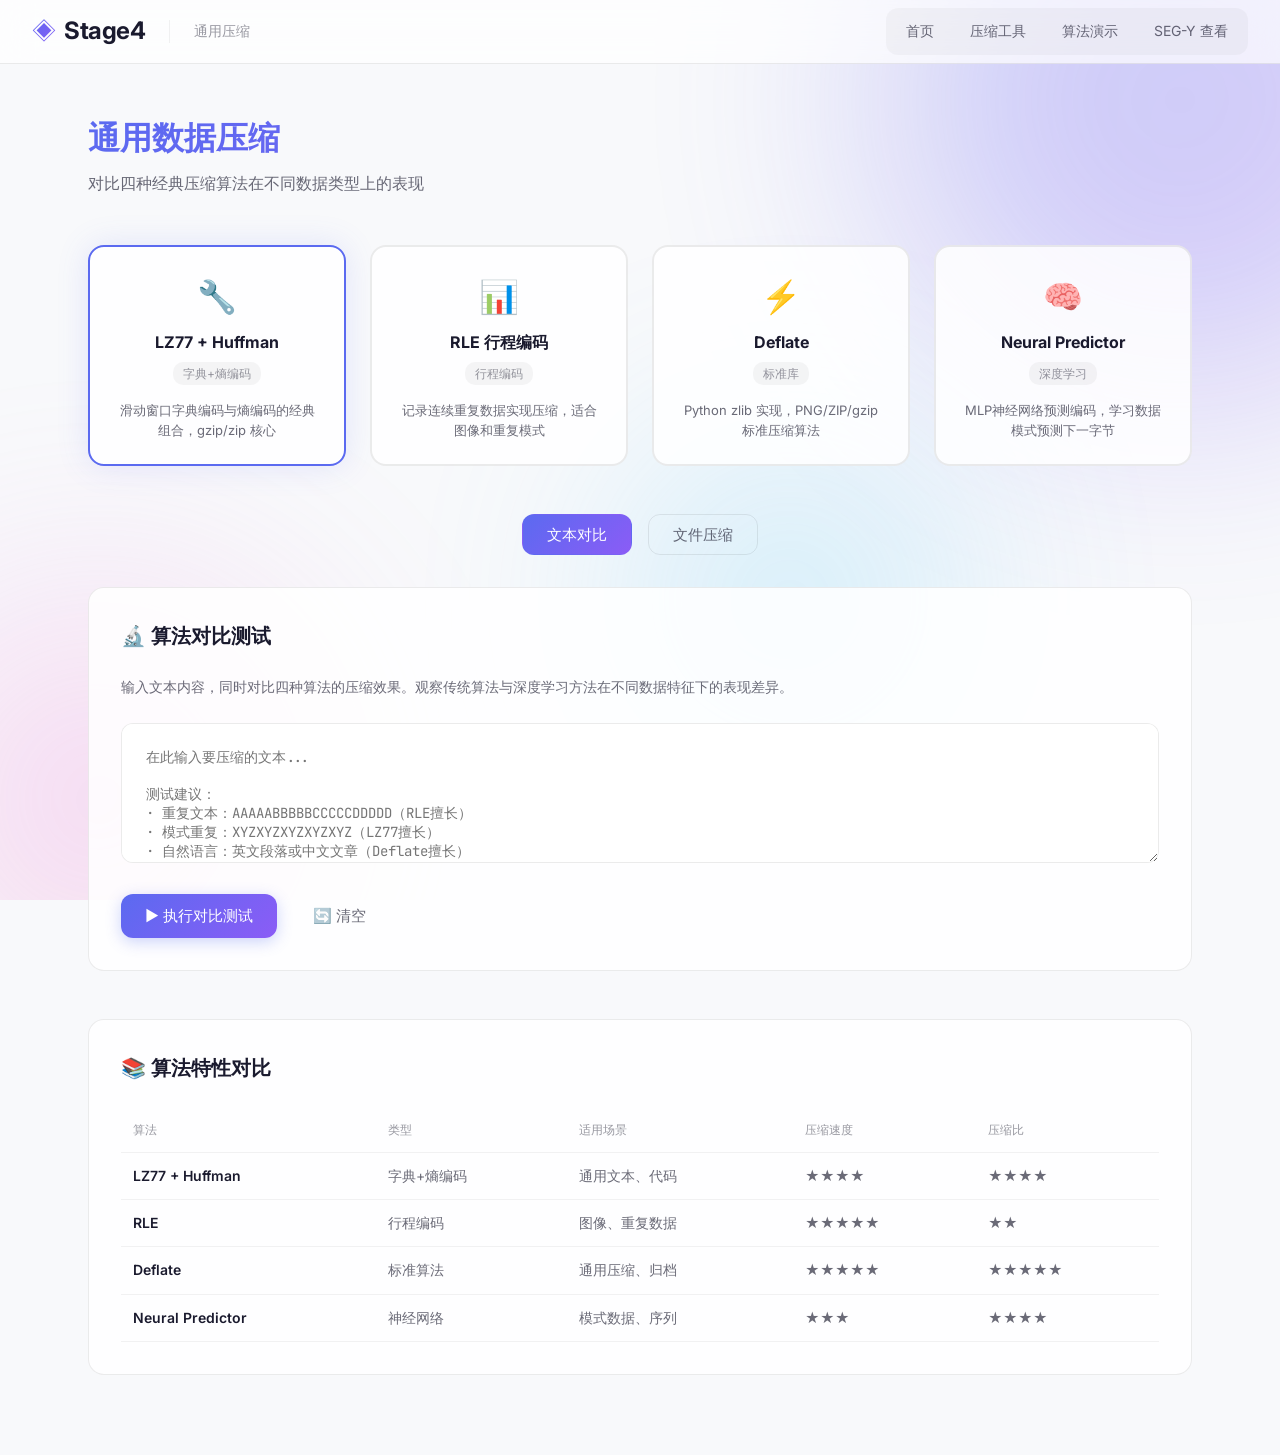
<file: thesis-demo -v2/visualizer/frontend/general-compress.html>
<!DOCTYPE html>
<html lang="zh-CN">
<head>
    <meta charset="UTF-8">
    <meta name="viewport" content="width=device-width, initial-scale=1.0">
    <meta http-equiv="Cache-Control" content="no-cache, no-store, must-revalidate">
    <title>通用压缩 | Stage4</title>
    <link href="https://fonts.googleapis.com/css2?family=Inter:wght@300;400;500;600;700&family=JetBrains+Mono:wght@400;500&display=swap" rel="stylesheet">
    <link rel="stylesheet" href="css/variables.css?v=2">
    <link rel="stylesheet" href="css/layout.css?v=2">
    <link rel="stylesheet" href="css/components.css?v=2">
    <link rel="stylesheet" href="css/general-compress.css?v=2">
</head>
<body>
    <div class="bg-animation">
        <div class="gradient-orb orb-1"></div>
        <div class="gradient-orb orb-2"></div>
        <div class="gradient-orb orb-3"></div>
    </div>

    <nav class="top-nav">
        <div class="nav-brand">
            <div class="logo">
                <a href="index.html" style="display:flex;align-items:center;gap:var(--spacing-xs);text-decoration:none;color:inherit;">
                    <span class="logo-icon">◈</span>
                    <span class="logo-text">Stage4</span>
                </a>
            </div>
            <span class="nav-tagline">通用压缩</span>
        </div>
        <div class="nav-links">
            <a href="index.html" class="nav-link">首页</a>
            <a href="compress.html" class="nav-link">压缩工具</a>
            <a href="demo.html" class="nav-link">算法演示</a>
            <a href="sgy-viewer.html" class="nav-link">SEG-Y 查看</a>
        </div>
    </nav>

    <main class="gc-main">
        <header class="section-header">
            <h1 class="section-title">通用数据压缩</h1>
            <p class="section-desc">对比四种经典压缩算法在不同数据类型上的表现</p>
        </header>

        <!-- Algorithm Selection -->
        <section class="gc-algo-section">
            <div class="gc-algo-grid" id="algoGrid">
                <div class="gc-algo-card selected" data-algo="lz77">
                    <span class="gc-algo-badge">🔧</span>
                    <div class="gc-algo-name">LZ77 + Huffman</div>
                    <span class="gc-algo-type">字典+熵编码</span>
                    <p class="gc-algo-desc">滑动窗口字典编码与熵编码的经典组合，gzip/zip 核心</p>
                </div>
                <div class="gc-algo-card" data-algo="rle">
                    <span class="gc-algo-badge">📊</span>
                    <div class="gc-algo-name">RLE 行程编码</div>
                    <span class="gc-algo-type">行程编码</span>
                    <p class="gc-algo-desc">记录连续重复数据实现压缩，适合图像和重复模式</p>
                </div>
                <div class="gc-algo-card" data-algo="deflate">
                    <span class="gc-algo-badge">⚡</span>
                    <div class="gc-algo-name">Deflate</div>
                    <span class="gc-algo-type">标准库</span>
                    <p class="gc-algo-desc">Python zlib 实现，PNG/ZIP/gzip 标准压缩算法</p>
                </div>
                <div class="gc-algo-card" data-algo="neural">
                    <span class="gc-algo-badge">🧠</span>
                    <div class="gc-algo-name">Neural Predictor</div>
                    <span class="gc-algo-type">深度学习</span>
                    <p class="gc-algo-desc">MLP神经网络预测编码，学习数据模式预测下一字节</p>
                </div>
            </div>
        </section>

        <!-- Mode Switch -->
        <nav class="gc-mode-switch">
            <button class="gc-mode-btn active" data-mode="text">文本对比</button>
            <button class="gc-mode-btn" data-mode="file">文件压缩</button>
        </nav>

        <!-- Text Demo Mode -->
        <section id="textMode" class="mode-panel">
            <div class="gc-panel">
                <h2>🔬 算法对比测试</h2>
                <p style="color:var(--text-secondary);font-size:0.875rem;margin-bottom:var(--spacing-md);">
                    输入文本内容，同时对比四种算法的压缩效果。观察传统算法与深度学习方法在不同数据特征下的表现差异。
                </p>
                <textarea class="gc-textarea" id="demoInput" placeholder="在此输入要压缩的文本...

测试建议：
· 重复文本：AAAAABBBBBCCCCCDDDDD（RLE擅长）
· 模式重复：XYZXYZXYZXYZXYZ（LZ77擅长）
· 自然语言：英文段落或中文文章（Deflate擅长）
· 有规律数据：12345678901234567890（Neural擅长）"></textarea>

                <div class="action-bar" style="display:flex;gap:12px;margin-top:var(--spacing-md);">
                    <button class="btn btn-primary" id="runDemoBtn">▶ 执行对比测试</button>
                    <button class="btn btn-ghost" id="clearDemoBtn">🔄 清空</button>
                </div>
            </div>

            <div class="gc-panel hidden" id="demoResultsPanel">
                <h2>📈 算法对比结果</h2>

                <div class="gc-compare">
                    <h4>压缩后大小可视化对比（相对于原始数据）</h4>
                    <div class="gc-size-row">
                        <span class="gc-size-label">📦 原始数据</span>
                        <div class="gc-size-track"><div class="gc-size-fill orig" id="origBar" style="width:100%">100%</div></div>
                        <span class="gc-size-val" id="origBarVal">-</span>
                    </div>
                    <div class="gc-size-row">
                        <span class="gc-size-label">🔧 LZ77+Huffman</span>
                        <div class="gc-size-track"><div class="gc-size-fill lz77" id="lz77Bar" style="width:0%"></div></div>
                        <span class="gc-size-val" id="lz77BarVal">-</span>
                    </div>
                    <div class="gc-size-row">
                        <span class="gc-size-label">📊 RLE</span>
                        <div class="gc-size-track"><div class="gc-size-fill rle" id="rleBar" style="width:0%"></div></div>
                        <span class="gc-size-val" id="rleBarVal">-</span>
                    </div>
                    <div class="gc-size-row">
                        <span class="gc-size-label">⚡ Deflate</span>
                        <div class="gc-size-track"><div class="gc-size-fill deflate" id="deflateBar" style="width:0%"></div></div>
                        <span class="gc-size-val" id="deflateBarVal">-</span>
                    </div>
                    <div class="gc-size-row">
                        <span class="gc-size-label">🧠 Neural</span>
                        <div class="gc-size-track"><div class="gc-size-fill neural" id="neuralBar" style="width:0%"></div></div>
                        <span class="gc-size-val" id="neuralBarVal">-</span>
                    </div>
                </div>

                <div class="gc-results-grid" id="comparisonGrid"></div>
            </div>
        </section>

        <!-- File Mode -->
        <section id="fileMode" class="mode-panel hidden">
            <div class="gc-grid-2">
                <div class="gc-panel">
                    <h2>📤 文件上传</h2>
                    <div class="gc-upload-zone" id="uploadZone">
                        <div class="gc-upload-icon">📂</div>
                        <div class="gc-upload-text">拖拽文件到此处 或 点击上传</div>
                        <div class="gc-upload-hint">支持文本文件、日志文件、二进制文件等各种类型</div>
                    </div>
                    <input type="file" id="fileInput" style="display:none;">
                    <div id="fileList"></div>

                    <div class="action-bar" style="display:flex;gap:12px;margin-top:var(--spacing-md);">
                        <button class="btn btn-primary" id="compressBtn" disabled>🚀 开始压缩</button>
                        <button class="btn btn-ghost" id="clearFilesBtn">🗑️ 清空</button>
                    </div>
                </div>

                <div class="gc-panel hidden" id="compressResults">
                    <h2>📊 压缩结果</h2>
                    <div id="singleResult"></div>
                    <a href="#" class="download-link hidden" id="downloadLink" target="_blank" style="display:inline-flex;align-items:center;gap:8px;margin-top:var(--spacing-md);padding:0.75rem 1.5rem;background:var(--success);color:#fff;text-decoration:none;border-radius:var(--radius-md);font-weight:600;">⬇️ 下载压缩文件</a>
                </div>
            </div>
        </section>

        <!-- Algorithm Info -->
        <section class="gc-panel gc-info-section">
            <h2>📚 算法特性对比</h2>
            <table class="gc-info-table">
                <thead>
                    <tr>
                        <th>算法</th>
                        <th>类型</th>
                        <th>适用场景</th>
                        <th>压缩速度</th>
                        <th>压缩比</th>
                    </tr>
                </thead>
                <tbody>
                    <tr>
                        <td>LZ77 + Huffman</td>
                        <td>字典+熵编码</td>
                        <td>通用文本、代码</td>
                        <td>★★★★</td>
                        <td>★★★★</td>
                    </tr>
                    <tr>
                        <td>RLE</td>
                        <td>行程编码</td>
                        <td>图像、重复数据</td>
                        <td>★★★★★</td>
                        <td>★★</td>
                    </tr>
                    <tr>
                        <td>Deflate</td>
                        <td>标准算法</td>
                        <td>通用压缩、归档</td>
                        <td>★★★★★</td>
                        <td>★★★★★</td>
                    </tr>
                    <tr>
                        <td>Neural Predictor</td>
                        <td>神经网络</td>
                        <td>模式数据、序列</td>
                        <td>★★★</td>
                        <td>★★★★</td>
                    </tr>
                </tbody>
            </table>
        </section>
    </main>

    <script src="js/modules/general/rle.js?v=2"></script>
    <script src="js/modules/general/lz77.js?v=2"></script>
    <script src="js/modules/general/deflate.js?v=2"></script>
    <script src="js/modules/general/neural.js?v=2"></script>
    <script src="js/modules/general/index.js?v=2"></script>
    <script src="js/general-app.js?v=2"></script>
</body>
</html>
</file>
<file: thesis-demo -v2/visualizer/frontend/css/variables.css>
/* Stage4 - Light Theme Variables & Base Reset */

:root {
    --primary-gradient: linear-gradient(135deg, #5b6af0 0%, #8b5cf6 100%);
    --primary-color: #5b6af0;
    --primary-hover: #4a56d4;
    --secondary-color: #8b5cf6;

    --bg-dark: #f8f9fb;
    --bg-card: rgba(255, 255, 255, 0.85);
    --bg-card-solid: #ffffff;
    --bg-elevated: rgba(255, 255, 255, 0.95);

    --text-primary: #1a1a2e;
    --text-secondary: rgba(26, 26, 46, 0.65);
    --text-muted: rgba(26, 26, 46, 0.45);
    --text-accent: #5b6af0;

    --border-color: rgba(0, 0, 0, 0.08);
    --divider-color: rgba(0, 0, 0, 0.05);

    --success: #10b981;
    --warning: #f59e0b;
    --error: #ef4444;
    --info: #3b82f6;

    --glass-bg: rgba(255, 255, 255, 0.7);
    --glass-border: rgba(0, 0, 0, 0.08);
    --glass-blur: blur(16px);

    --shadow-sm: 0 1px 4px rgba(0, 0, 0, 0.06);
    --shadow-md: 0 4px 16px rgba(0, 0, 0, 0.08);
    --shadow-lg: 0 8px 32px rgba(0, 0, 0, 0.1);
    --shadow-glow: 0 0 32px rgba(91, 106, 240, 0.15);

    --spacing-xs: 0.5rem;
    --spacing-sm: 1rem;
    --spacing-md: 1.5rem;
    --spacing-lg: 2rem;
    --spacing-xl: 3rem;

    --radius-sm: 8px;
    --radius-md: 12px;
    --radius-lg: 16px;
    --radius-xl: 24px;
}

*, *::before, *::after {
    margin: 0;
    padding: 0;
    box-sizing: border-box;
}

body {
    font-family: 'Inter', -apple-system, BlinkMacSystemFont, sans-serif;
    background: var(--bg-dark);
    color: var(--text-primary);
    min-height: 100vh;
    line-height: 1.6;
    overflow-x: hidden;
}

::-webkit-scrollbar { width: 8px; height: 8px; }
::-webkit-scrollbar-track { background: #e8e8ec; }
::-webkit-scrollbar-thumb { background: #c0c0c8; border-radius: 4px; }
::-webkit-scrollbar-thumb:hover { background: #a0a0a8; }

@keyframes float {
    0%, 100% { transform: translate(0, 0) scale(1); }
    33% { transform: translate(30px, -30px) scale(1.1); }
    66% { transform: translate(-20px, 20px) scale(0.9); }
}

@keyframes pulse {
    0%, 100% { opacity: 1; }
    50% { opacity: 0.5; }
}

@keyframes fadeIn {
    from { opacity: 0; transform: translateY(20px); }
    to { opacity: 1; transform: translateY(0); }
}

@keyframes fadeInUp {
    from { opacity: 0; transform: translateY(30px); }
    to { opacity: 1; transform: translateY(0); }
}

@keyframes spin {
    to { transform: rotate(360deg); }
}

@keyframes slideIn {
    from { transform: translateX(100%); opacity: 0; }
    to { transform: translateX(0); opacity: 1; }
}

@keyframes slideOut {
    from { transform: translateX(0); opacity: 1; }
    to { transform: translateX(100%); opacity: 0; }
}

.help-text {
    display: block;
    font-size: 0.75rem;
    color: var(--text-muted);
    margin-top: 0.5rem;
}

.hidden { display: none !important; }
</file>
<file: thesis-demo -v2/visualizer/frontend/css/layout.css>
/* Layout System - Light Theme */

/* ===== Background Animation ===== */
.bg-animation {
    position: fixed;
    top: 0; left: 0;
    width: 100%; height: 100%;
    z-index: -1;
    overflow: hidden;
}
.gradient-orb {
    position: absolute;
    border-radius: 50%;
    filter: blur(120px);
    opacity: 0.3;
    animation: float 20s infinite ease-in-out;
}
.orb-1 { width: 600px; height: 600px; background: linear-gradient(135deg, #5b6af0 0%, #8b5cf6 100%); top: -200px; right: -200px; }
.orb-2 { width: 400px; height: 400px; background: linear-gradient(135deg, #f0abfc 0%, #f472b6 100%); bottom: -100px; left: -100px; animation-delay: -7s; }
.orb-3 { width: 300px; height: 300px; background: linear-gradient(135deg, #7dd3fc 0%, #38bdf8 100%); top: 50%; left: 50%; animation-delay: -14s; }

/* ===== Top Navigation ===== */
.top-nav {
    position: fixed;
    top: 0; left: 0; right: 0;
    height: 64px;
    background: var(--glass-bg);
    backdrop-filter: var(--glass-blur);
    border-bottom: 1px solid var(--glass-border);
    display: flex;
    align-items: center;
    justify-content: space-between;
    padding: 0 var(--spacing-lg);
    z-index: 100;
}
.nav-brand { display: flex; align-items: center; gap: var(--spacing-md); }
.logo { display: flex; align-items: center; gap: var(--spacing-xs); }
.logo-icon {
    font-size: 1.5rem;
    background: var(--primary-gradient);
    -webkit-background-clip: text;
    -webkit-text-fill-color: transparent;
    background-clip: text;
}
.logo-text { font-size: 1.5rem; font-weight: 700; letter-spacing: -0.5px; color: var(--text-primary); }
.nav-tagline { font-size: 0.875rem; color: var(--text-muted); padding-left: var(--spacing-md); border-left: 1px solid var(--divider-color); }
.nav-status {
    display: flex; align-items: center; gap: var(--spacing-xs);
    padding: var(--spacing-xs) var(--spacing-sm);
    background: rgba(0,0,0,0.03);
    border-radius: var(--radius-lg);
    border: 1px solid var(--glass-border);
}
.nav-links { 
    display: flex; align-items: center; gap: 4px;
    padding: 4px;
    background: rgba(0,0,0,0.03);
    border-radius: var(--radius-md);
}
.nav-link {
    padding: 0.5rem 1rem;
    color: var(--text-secondary);
    text-decoration: none;
    border-radius: var(--radius-md);
    font-size: 0.875rem;
    transition: all 0.3s ease;
}
.nav-link:hover { color: var(--text-primary); background: rgba(0,0,0,0.06); }
.status-dot { width: 8px; height: 8px; background: var(--success); border-radius: 50%; animation: pulse 2s infinite; }
.status-text { font-size: 0.875rem; color: var(--text-secondary); }

/* ===== Main Container ===== */
.main-container {
    display: flex;
    margin-top: 64px;
    min-height: calc(100vh - 64px);
}

/* ===== Sidebar ===== */
.sidebar {
    width: 260px;
    background: var(--glass-bg);
    backdrop-filter: var(--glass-blur);
    border-right: 1px solid var(--glass-border);
    padding: var(--spacing-lg);
    position: fixed;
    height: calc(100vh - 64px);
    overflow-y: auto;
}
.sidebar-section { margin-bottom: var(--spacing-xl); }
.sidebar-title {
    font-size: 0.75rem; font-weight: 600;
    text-transform: uppercase; letter-spacing: 1px;
    color: var(--text-muted);
    margin-bottom: var(--spacing-md);
}

/* ===== Step Navigation ===== */
.step-nav { display: flex; flex-direction: column; gap: var(--spacing-xs); }
.step-btn {
    display: flex; align-items: center; gap: var(--spacing-sm);
    padding: var(--spacing-sm) var(--spacing-md);
    background: transparent;
    border: 1px solid transparent;
    border-radius: var(--radius-md);
    color: var(--text-secondary);
    cursor: pointer;
    transition: all 0.3s ease;
    text-align: left; width: 100%;
}
.step-btn:hover { background: rgba(0,0,0,0.04); color: var(--text-primary); }
.step-btn.active { background: var(--primary-gradient); color: #fff; box-shadow: var(--shadow-glow); }
.step-btn.done { border-color: var(--success); color: var(--success); }
.step-number { font-family: 'JetBrains Mono', monospace; font-size: 0.75rem; opacity: 0.7; }
.step-btn.active .step-number { opacity: 1; }
.step-btn.active .step-hint { color: rgba(255,255,255,0.7); }
.step-label { font-size: 0.9375rem; font-weight: 500; }
.step-hint { font-size: 0.6875rem; color: var(--text-muted); margin-top: 0.25rem; }

/* ===== Task Info ===== */
.task-info { margin-top: var(--spacing-xl); padding-top: var(--spacing-lg); border-top: 1px solid var(--divider-color); }
.task-id { font-family: 'JetBrains Mono', monospace; font-size: 0.75rem; color: var(--text-accent); margin-bottom: var(--spacing-xs); }
.task-file { font-size: 0.875rem; font-weight: 500; margin-bottom: var(--spacing-xs); white-space: nowrap; overflow: hidden; text-overflow: ellipsis; }
.task-meta { font-size: 0.75rem; color: var(--text-muted); }

/* ===== Content Area ===== */
.content-area {
    flex: 1;
    margin-left: 260px;
    padding: var(--spacing-xl);
}
.content-section {
    display: none;
    max-width: 1200px;
    animation: fadeIn 0.4s ease;
}
.content-section.active { display: block; }

.section-header { margin-bottom: var(--spacing-xl); }
.section-title {
    font-size: 2rem; font-weight: 700; margin-bottom: var(--spacing-xs);
    background: var(--primary-gradient);
    -webkit-background-clip: text;
    -webkit-text-fill-color: transparent;
    background-clip: text;
}
.section-desc { color: var(--text-secondary); font-size: 1rem; }

/* ===== Content without sidebar ===== */
.content-area.full-width { margin-left: 0; }
</file>
<file: thesis-demo -v2/visualizer/frontend/css/components.css>
/* Shared UI Components - Light Theme */

/* ===== Buttons ===== */
.btn {
    display: inline-flex;
    align-items: center;
    justify-content: center;
    gap: var(--spacing-xs);
    padding: 0.75rem 1.5rem;
    font-family: inherit;
    font-size: 0.9375rem;
    font-weight: 500;
    border: none;
    border-radius: var(--radius-md);
    cursor: pointer;
    transition: all 0.3s ease;
}
.btn-primary {
    background: var(--primary-gradient);
    color: #fff;
    box-shadow: 0 4px 15px rgba(91, 106, 240, 0.3);
}
.btn-primary:hover { transform: translateY(-2px); box-shadow: 0 6px 25px rgba(91, 106, 240, 0.4); }
.btn-secondary { background: #f0f0f5; color: var(--text-primary); border: 1px solid var(--border-color); }
.btn-secondary:hover { background: #e4e4ee; }
.btn-ghost { background: transparent; color: var(--text-secondary); }
.btn-ghost:hover { color: var(--text-primary); background: rgba(0,0,0,0.04); }
.btn-large { padding: 1rem 2rem; font-size: 1rem; }
.btn-sm { padding: 0.5rem 1rem; font-size: 0.875rem; }
.btn-full { width: 100%; }
.btn:disabled { opacity: 0.45; cursor: not-allowed; transform: none !important; }
.btn-icon { font-size: 0.875rem; }

/* ===== Form Inputs ===== */
.config-select, .config-input {
    padding: 0.75rem;
    background: #fff;
    border: 1px solid var(--border-color);
    border-radius: var(--radius-md);
    color: var(--text-primary);
    font-family: inherit;
    font-size: 0.9375rem;
}
.config-select:focus, .config-input:focus { outline: none; border-color: var(--primary-color); box-shadow: 0 0 0 3px rgba(91,106,240,0.1); }

.config-grid { display: grid; grid-template-columns: 1fr 1fr; gap: var(--spacing-md); margin-bottom: var(--spacing-lg); }
.config-item { display: flex; flex-direction: column; gap: 0.5rem; }
.config-label { font-size: 0.875rem; color: var(--text-secondary); }

/* ===== Panels ===== */
.config-panel, .progress-panel {
    background: var(--bg-card);
    backdrop-filter: var(--glass-blur);
    border: 1px solid var(--glass-border);
    border-radius: var(--radius-lg);
    padding: var(--spacing-lg);
}
.panel-title { font-size: 1.125rem; font-weight: 600; margin-bottom: var(--spacing-md); color: var(--text-primary); }

/* ===== Cards ===== */
.task-card {
    background: var(--bg-elevated);
    border-radius: var(--radius-md);
    padding: var(--spacing-md);
    border: 1px solid var(--border-color);
}
.card-title { font-size: 1.125rem; font-weight: 600; margin-bottom: var(--spacing-md); }

/* ===== Tags ===== */
.format-tag {
    padding: 0.25rem 0.75rem;
    background: #f0f0f5;
    border-radius: var(--radius-sm);
    font-size: 0.875rem;
    font-family: 'JetBrains Mono', monospace;
    color: var(--text-secondary);
}

/* ===== Stats ===== */
.stat-row { display: flex; justify-content: space-between; padding: var(--spacing-xs) 0; border-bottom: 1px solid var(--divider-color); }
.stat-label { color: var(--text-muted); font-size: 0.875rem; }
.stat-value { font-family: 'JetBrains Mono', monospace; font-size: 0.875rem; }

.stat-box {
    text-align: center;
    padding: var(--spacing-md);
    background: #f8f9fb;
    border-radius: var(--radius-md);
}
.stat-box-value {
    display: block;
    font-family: 'JetBrains Mono', monospace;
    font-size: 1.25rem;
    font-weight: 700;
    color: var(--text-accent);
}
.stat-box-label { font-size: 0.625rem; color: var(--text-muted); text-transform: uppercase; }

/* ===== Progress Ring ===== */
.progress-ring-container {
    position: relative;
    width: 200px;
    height: 200px;
    margin: 0 auto var(--spacing-lg);
}
.progress-ring { transform: rotate(-90deg); }
.progress-ring-bg { fill: none; stroke: #e8e8ec; stroke-width: 8; }
.progress-ring-fill {
    fill: none;
    stroke: url(#progressGradient);
    stroke-width: 8;
    stroke-linecap: round;
    stroke-dasharray: 339.292;
    stroke-dashoffset: 339.292;
    transition: stroke-dashoffset 0.5s ease;
}
.progress-center { position: absolute; top: 50%; left: 50%; transform: translate(-50%, -50%); text-align: center; }
.progress-percent {
    display: block;
    font-size: 2.5rem;
    font-weight: 700;
    background: var(--primary-gradient);
    -webkit-background-clip: text;
    -webkit-text-fill-color: transparent;
    background-clip: text;
}
.progress-status { font-size: 0.875rem; color: var(--text-muted); }

/* ===== Log Terminal ===== */
.log-terminal {
    background: #f0f1f5;
    border: 1px solid var(--border-color);
    border-radius: var(--radius-md);
    padding: var(--spacing-md);
    height: 150px;
    overflow-y: auto;
    font-family: 'JetBrains Mono', monospace;
    font-size: 0.8125rem;
    line-height: 1.8;
    color: var(--text-primary);
}
.log-line { padding: 0.125rem 0; }
.log-info { color: var(--text-secondary); }
.log-success { color: var(--success); }
.log-error { color: var(--error); }
.log-warning { color: var(--warning); }

/* ===== Loading Overlay ===== */
.loading-overlay {
    position: fixed;
    top: 0; left: 0; right: 0; bottom: 0;
    background: rgba(248, 249, 251, 0.92);
    backdrop-filter: blur(8px);
    display: flex;
    flex-direction: column;
    align-items: center;
    justify-content: center;
    gap: var(--spacing-md);
    z-index: 1000;
}
.loading-spinner {
    width: 48px; height: 48px;
    border: 3px solid var(--border-color);
    border-top-color: var(--primary-color);
    border-radius: 50%;
    animation: spin 1s linear infinite;
}
.loading-text { color: var(--text-secondary); }

/* ===== Metrics Bar ===== */
.metrics-bar {
    display: flex;
    align-items: center;
    justify-content: center;
    gap: var(--spacing-xl);
    padding: var(--spacing-md) var(--spacing-lg);
    background: var(--bg-card);
    border: 1px solid var(--glass-border);
    border-radius: var(--radius-lg);
}
.metric-item { text-align: center; }
.metric-label { display: block; font-size: 0.75rem; color: var(--text-muted); text-transform: uppercase; letter-spacing: 0.5px; margin-bottom: 0.25rem; }
.metric-value { display: block; font-family: 'JetBrains Mono', monospace; font-size: 1.5rem; font-weight: 700; color: var(--text-primary); }
.metric-value.mono { font-size: 1.125rem; }
.metric-divider { width: 1px; height: 40px; background: var(--divider-color); }

/* ===== Legend ===== */
.legend-item { display: flex; align-items: center; gap: 0.5rem; font-size: 0.875rem; }
.legend-dot { width: 10px; height: 10px; border-radius: 50%; }
.legend-dot.actual { background: var(--error); }
.legend-dot.predicted { background: var(--primary-color); }

/* ===== Chart Containers ===== */
.chart-placeholder { color: var(--text-muted); font-size: 0.875rem; }
</file>
<file: thesis-demo -v2/visualizer/frontend/css/landing.css>
/* Landing Page Styles - Light Theme */

.landing-main {
    margin-top: 64px;
    padding: var(--spacing-xl);
    display: flex;
    flex-direction: column;
    align-items: center;
    min-height: calc(100vh - 64px);
}

/* Hero */
.hero-section {
    text-align: center;
    margin: var(--spacing-xl) 0;
    animation: fadeInUp 0.8s ease;
}
.hero-title {
    font-size: 3rem;
    font-weight: 700;
    margin-bottom: var(--spacing-sm);
    color: var(--text-primary);
    display: flex;
    align-items: center;
    justify-content: center;
    gap: var(--spacing-xs);
}
.hero-icon {
    font-size: 3rem;
    background: var(--primary-gradient);
    -webkit-background-clip: text;
    -webkit-text-fill-color: transparent;
    background-clip: text;
}
.hero-desc {
    font-size: 1.125rem;
    color: var(--text-secondary);
    max-width: 600px;
}

/* Entry Cards */
.entry-cards {
    display: grid;
    grid-template-columns: repeat(2, 1fr);
    gap: var(--spacing-lg);
    max-width: 900px;
    width: 100%;
    margin-top: var(--spacing-lg);
}

.entry-card {
    position: relative;
    display: flex;
    flex-direction: column;
    padding: var(--spacing-xl);
    background: #fff;
    border: 1px solid var(--border-color);
    border-radius: var(--radius-xl);
    text-decoration: none;
    color: var(--text-primary);
    box-shadow: var(--shadow-sm);
    transition: all 0.4s ease;
    overflow: hidden;
    animation: fadeInUp 0.8s ease backwards;
}
.entry-card:nth-child(2) { animation-delay: 0.15s; }

.entry-card-bg {
    position: absolute;
    top: -50%; left: -50%;
    width: 200%; height: 200%;
    opacity: 0;
    transition: opacity 0.4s ease;
    pointer-events: none;
}
.compress-card .entry-card-bg { background: radial-gradient(circle at 30% 20%, rgba(91,106,240,0.08), transparent 50%); }
.demo-card .entry-card-bg { background: radial-gradient(circle at 70% 80%, rgba(139,92,246,0.08), transparent 50%); }
.general-card .entry-card-bg { background: radial-gradient(circle at 50% 50%, rgba(16,185,129,0.08), transparent 50%); }
.sgy-card .entry-card-bg { background: radial-gradient(circle at 30% 70%, rgba(245,158,11,0.08), transparent 50%); }
.entry-card:hover .entry-card-bg { opacity: 1; }

.entry-card:hover { transform: translateY(-6px); box-shadow: var(--shadow-lg); border-color: var(--primary-color); }

.entry-card-icon { font-size: 2.5rem; margin-bottom: var(--spacing-sm); }
.entry-card-title { font-size: 1.5rem; font-weight: 700; margin-bottom: var(--spacing-sm); }
.entry-card-desc {
    font-size: 0.9375rem;
    color: var(--text-secondary);
    line-height: 1.8;
    margin-bottom: var(--spacing-md);
}

.entry-features {
    list-style: none;
    margin-bottom: var(--spacing-lg);
    flex: 1;
}
.entry-features li {
    position: relative;
    padding: 0.375rem 0 0.375rem 1.5rem;
    font-size: 0.875rem;
    color: var(--text-muted);
}
.entry-features li::before {
    content: '▸';
    position: absolute;
    left: 0;
    color: var(--primary-color);
}

.entry-btn {
    display: inline-flex;
    align-items: center;
    gap: 0.5rem;
    padding: 0.75rem 0;
    font-size: 1rem;
    font-weight: 600;
    color: var(--text-primary);
    transition: all 0.3s ease;
}
.compress-card:hover .entry-btn { color: #5b6af0; }
.demo-card:hover .entry-btn { color: #8b5cf6; }
.general-card:hover .entry-btn { color: #10b981; }
.sgy-card:hover .entry-btn { color: #f59e0b; }

@media (max-width: 900px) {
    .entry-cards { grid-template-columns: 1fr; }
    .hero-title { font-size: 2rem; }
    .hero-icon { font-size: 2rem; }
}
</file>
<file: thesis-demo/visualizer/frontend/css/variables.css>
/* Stage4 - Light Theme Variables & Base Reset */

:root {
    --primary-gradient: linear-gradient(135deg, #5b6af0 0%, #8b5cf6 100%);
    --primary-color: #5b6af0;
    --primary-hover: #4a56d4;
    --secondary-color: #8b5cf6;

    --bg-dark: #f8f9fb;
    --bg-card: rgba(255, 255, 255, 0.85);
    --bg-card-solid: #ffffff;
    --bg-elevated: rgba(255, 255, 255, 0.95);

    --text-primary: #1a1a2e;
    --text-secondary: rgba(26, 26, 46, 0.65);
    --text-muted: rgba(26, 26, 46, 0.45);
    --text-accent: #5b6af0;

    --border-color: rgba(0, 0, 0, 0.08);
    --divider-color: rgba(0, 0, 0, 0.05);

    --success: #10b981;
    --warning: #f59e0b;
    --error: #ef4444;
    --info: #3b82f6;

    --glass-bg: rgba(255, 255, 255, 0.7);
    --glass-border: rgba(0, 0, 0, 0.08);
    --glass-blur: blur(16px);

    --shadow-sm: 0 1px 4px rgba(0, 0, 0, 0.06);
    --shadow-md: 0 4px 16px rgba(0, 0, 0, 0.08);
    --shadow-lg: 0 8px 32px rgba(0, 0, 0, 0.1);
    --shadow-glow: 0 0 32px rgba(91, 106, 240, 0.15);

    --spacing-xs: 0.5rem;
    --spacing-sm: 1rem;
    --spacing-md: 1.5rem;
    --spacing-lg: 2rem;
    --spacing-xl: 3rem;

    --radius-sm: 8px;
    --radius-md: 12px;
    --radius-lg: 16px;
    --radius-xl: 24px;
}

*, *::before, *::after {
    margin: 0;
    padding: 0;
    box-sizing: border-box;
}

body {
    font-family: 'Inter', -apple-system, BlinkMacSystemFont, sans-serif;
    background: var(--bg-dark);
    color: var(--text-primary);
    min-height: 100vh;
    line-height: 1.6;
    overflow-x: hidden;
}

::-webkit-scrollbar { width: 8px; height: 8px; }
::-webkit-scrollbar-track { background: #e8e8ec; }
::-webkit-scrollbar-thumb { background: #c0c0c8; border-radius: 4px; }
::-webkit-scrollbar-thumb:hover { background: #a0a0a8; }

@keyframes float {
    0%, 100% { transform: translate(0, 0) scale(1); }
    33% { transform: translate(30px, -30px) scale(1.1); }
    66% { transform: translate(-20px, 20px) scale(0.9); }
}

@keyframes pulse {
    0%, 100% { opacity: 1; }
    50% { opacity: 0.5; }
}

@keyframes fadeIn {
    from { opacity: 0; transform: translateY(20px); }
    to { opacity: 1; transform: translateY(0); }
}

@keyframes fadeInUp {
    from { opacity: 0; transform: translateY(30px); }
    to { opacity: 1; transform: translateY(0); }
}

@keyframes spin {
    to { transform: rotate(360deg); }
}

@keyframes slideIn {
    from { transform: translateX(100%); opacity: 0; }
    to { transform: translateX(0); opacity: 1; }
}

@keyframes slideOut {
    from { transform: translateX(0); opacity: 1; }
    to { transform: translateX(100%); opacity: 0; }
}

.help-text {
    display: block;
    font-size: 0.75rem;
    color: var(--text-muted);
    margin-top: 0.5rem;
}

.hidden { display: none !important; }
</file>
<file: thesis-demo/visualizer/frontend/css/layout.css>
/* Layout System - Light Theme */

/* ===== Background Animation ===== */
.bg-animation {
    position: fixed;
    top: 0; left: 0;
    width: 100%; height: 100%;
    z-index: -1;
    overflow: hidden;
}
.gradient-orb {
    position: absolute;
    border-radius: 50%;
    filter: blur(120px);
    opacity: 0.3;
    animation: float 20s infinite ease-in-out;
}
.orb-1 { width: 600px; height: 600px; background: linear-gradient(135deg, #5b6af0 0%, #8b5cf6 100%); top: -200px; right: -200px; }
.orb-2 { width: 400px; height: 400px; background: linear-gradient(135deg, #f0abfc 0%, #f472b6 100%); bottom: -100px; left: -100px; animation-delay: -7s; }
.orb-3 { width: 300px; height: 300px; background: linear-gradient(135deg, #7dd3fc 0%, #38bdf8 100%); top: 50%; left: 50%; animation-delay: -14s; }

/* ===== Top Navigation ===== */
.top-nav {
    position: fixed;
    top: 0; left: 0; right: 0;
    height: 64px;
    background: var(--glass-bg);
    backdrop-filter: var(--glass-blur);
    border-bottom: 1px solid var(--glass-border);
    display: flex;
    align-items: center;
    justify-content: space-between;
    padding: 0 var(--spacing-lg);
    z-index: 100;
}
.nav-brand { display: flex; align-items: center; gap: var(--spacing-md); }
.logo { display: flex; align-items: center; gap: var(--spacing-xs); }
.logo-icon {
    font-size: 1.5rem;
    background: var(--primary-gradient);
    -webkit-background-clip: text;
    -webkit-text-fill-color: transparent;
    background-clip: text;
}
.logo-text { font-size: 1.5rem; font-weight: 700; letter-spacing: -0.5px; color: var(--text-primary); }
.nav-tagline { font-size: 0.875rem; color: var(--text-muted); padding-left: var(--spacing-md); border-left: 1px solid var(--divider-color); }
.nav-status {
    display: flex; align-items: center; gap: var(--spacing-xs);
    padding: var(--spacing-xs) var(--spacing-sm);
    background: rgba(0,0,0,0.03);
    border-radius: var(--radius-lg);
    border: 1px solid var(--glass-border);
}
.nav-links { 
    display: flex; align-items: center; gap: 4px;
    padding: 4px;
    background: rgba(0,0,0,0.03);
    border-radius: var(--radius-md);
}
.nav-link {
    padding: 0.5rem 1rem;
    color: var(--text-secondary);
    text-decoration: none;
    border-radius: var(--radius-md);
    font-size: 0.875rem;
    transition: all 0.3s ease;
}
.nav-link:hover { color: var(--text-primary); background: rgba(0,0,0,0.06); }
.status-dot { width: 8px; height: 8px; background: var(--success); border-radius: 50%; animation: pulse 2s infinite; }
.status-text { font-size: 0.875rem; color: var(--text-secondary); }

/* ===== Main Container ===== */
.main-container {
    display: flex;
    margin-top: 64px;
    min-height: calc(100vh - 64px);
}

/* ===== Sidebar ===== */
.sidebar {
    width: 260px;
    background: var(--glass-bg);
    backdrop-filter: var(--glass-blur);
    border-right: 1px solid var(--glass-border);
    padding: var(--spacing-lg);
    position: fixed;
    height: calc(100vh - 64px);
    overflow-y: auto;
}
.sidebar-section { margin-bottom: var(--spacing-xl); }
.sidebar-title {
    font-size: 0.75rem; font-weight: 600;
    text-transform: uppercase; letter-spacing: 1px;
    color: var(--text-muted);
    margin-bottom: var(--spacing-md);
}

/* ===== Step Navigation ===== */
.step-nav { display: flex; flex-direction: column; gap: var(--spacing-xs); }
.step-btn {
    display: flex; align-items: center; gap: var(--spacing-sm);
    padding: var(--spacing-sm) var(--spacing-md);
    background: transparent;
    border: 1px solid transparent;
    border-radius: var(--radius-md);
    color: var(--text-secondary);
    cursor: pointer;
    transition: all 0.3s ease;
    text-align: left; width: 100%;
}
.step-btn:hover { background: rgba(0,0,0,0.04); color: var(--text-primary); }
.step-btn.active { background: var(--primary-gradient); color: #fff; box-shadow: var(--shadow-glow); }
.step-btn.done { border-color: var(--success); color: var(--success); }
.step-number { font-family: 'JetBrains Mono', monospace; font-size: 0.75rem; opacity: 0.7; }
.step-btn.active .step-number { opacity: 1; }
.step-btn.active .step-hint { color: rgba(255,255,255,0.7); }
.step-label { font-size: 0.9375rem; font-weight: 500; }
.step-hint { font-size: 0.6875rem; color: var(--text-muted); margin-top: 0.25rem; }

/* ===== Task Info ===== */
.task-info { margin-top: var(--spacing-xl); padding-top: var(--spacing-lg); border-top: 1px solid var(--divider-color); }
.task-id { font-family: 'JetBrains Mono', monospace; font-size: 0.75rem; color: var(--text-accent); margin-bottom: var(--spacing-xs); }
.task-file { font-size: 0.875rem; font-weight: 500; margin-bottom: var(--spacing-xs); white-space: nowrap; overflow: hidden; text-overflow: ellipsis; }
.task-meta { font-size: 0.75rem; color: var(--text-muted); }

/* ===== Content Area ===== */
.content-area {
    flex: 1;
    margin-left: 260px;
    padding: var(--spacing-xl);
}
.content-section {
    display: none;
    max-width: 1200px;
    animation: fadeIn 0.4s ease;
}
.content-section.active { display: block; }

.section-header { margin-bottom: var(--spacing-xl); }
.section-title {
    font-size: 2rem; font-weight: 700; margin-bottom: var(--spacing-xs);
    background: var(--primary-gradient);
    -webkit-background-clip: text;
    -webkit-text-fill-color: transparent;
    background-clip: text;
}
.section-desc { color: var(--text-secondary); font-size: 1rem; }

/* ===== Content without sidebar ===== */
.content-area.full-width { margin-left: 0; }
</file>
<file: thesis-demo/visualizer/frontend/css/components.css>
/* Shared UI Components - Light Theme */

/* ===== Buttons ===== */
.btn {
    display: inline-flex;
    align-items: center;
    justify-content: center;
    gap: var(--spacing-xs);
    padding: 0.75rem 1.5rem;
    font-family: inherit;
    font-size: 0.9375rem;
    font-weight: 500;
    border: none;
    border-radius: var(--radius-md);
    cursor: pointer;
    transition: all 0.3s ease;
}
.btn-primary {
    background: var(--primary-gradient);
    color: #fff;
    box-shadow: 0 4px 15px rgba(91, 106, 240, 0.3);
}
.btn-primary:hover { transform: translateY(-2px); box-shadow: 0 6px 25px rgba(91, 106, 240, 0.4); }
.btn-secondary { background: #f0f0f5; color: var(--text-primary); border: 1px solid var(--border-color); }
.btn-secondary:hover { background: #e4e4ee; }
.btn-ghost { background: transparent; color: var(--text-secondary); }
.btn-ghost:hover { color: var(--text-primary); background: rgba(0,0,0,0.04); }
.btn-large { padding: 1rem 2rem; font-size: 1rem; }
.btn-sm { padding: 0.5rem 1rem; font-size: 0.875rem; }
.btn-full { width: 100%; }
.btn:disabled { opacity: 0.45; cursor: not-allowed; transform: none !important; }
.btn-icon { font-size: 0.875rem; }

/* ===== Form Inputs ===== */
.config-select, .config-input {
    padding: 0.75rem;
    background: #fff;
    border: 1px solid var(--border-color);
    border-radius: var(--radius-md);
    color: var(--text-primary);
    font-family: inherit;
    font-size: 0.9375rem;
}
.config-select:focus, .config-input:focus { outline: none; border-color: var(--primary-color); box-shadow: 0 0 0 3px rgba(91,106,240,0.1); }

.config-grid { display: grid; grid-template-columns: 1fr 1fr; gap: var(--spacing-md); margin-bottom: var(--spacing-lg); }
.config-item { display: flex; flex-direction: column; gap: 0.5rem; }
.config-label { font-size: 0.875rem; color: var(--text-secondary); }

/* ===== Panels ===== */
.config-panel, .progress-panel {
    background: var(--bg-card);
    backdrop-filter: var(--glass-blur);
    border: 1px solid var(--glass-border);
    border-radius: var(--radius-lg);
    padding: var(--spacing-lg);
}
.panel-title { font-size: 1.125rem; font-weight: 600; margin-bottom: var(--spacing-md); color: var(--text-primary); }

/* ===== Cards ===== */
.task-card {
    background: var(--bg-elevated);
    border-radius: var(--radius-md);
    padding: var(--spacing-md);
    border: 1px solid var(--border-color);
}
.card-title { font-size: 1.125rem; font-weight: 600; margin-bottom: var(--spacing-md); }

/* ===== Tags ===== */
.format-tag {
    padding: 0.25rem 0.75rem;
    background: #f0f0f5;
    border-radius: var(--radius-sm);
    font-size: 0.875rem;
    font-family: 'JetBrains Mono', monospace;
    color: var(--text-secondary);
}

/* ===== Stats ===== */
.stat-row { display: flex; justify-content: space-between; padding: var(--spacing-xs) 0; border-bottom: 1px solid var(--divider-color); }
.stat-label { color: var(--text-muted); font-size: 0.875rem; }
.stat-value { font-family: 'JetBrains Mono', monospace; font-size: 0.875rem; }

.stat-box {
    text-align: center;
    padding: var(--spacing-md);
    background: #f8f9fb;
    border-radius: var(--radius-md);
}
.stat-box-value {
    display: block;
    font-family: 'JetBrains Mono', monospace;
    font-size: 1.25rem;
    font-weight: 700;
    color: var(--text-accent);
}
.stat-box-label { font-size: 0.625rem; color: var(--text-muted); text-transform: uppercase; }

/* ===== Progress Ring ===== */
.progress-ring-container {
    position: relative;
    width: 200px;
    height: 200px;
    margin: 0 auto var(--spacing-lg);
}
.progress-ring { transform: rotate(-90deg); }
.progress-ring-bg { fill: none; stroke: #e8e8ec; stroke-width: 8; }
.progress-ring-fill {
    fill: none;
    stroke: url(#progressGradient);
    stroke-width: 8;
    stroke-linecap: round;
    stroke-dasharray: 339.292;
    stroke-dashoffset: 339.292;
    transition: stroke-dashoffset 0.5s ease;
}
.progress-center { position: absolute; top: 50%; left: 50%; transform: translate(-50%, -50%); text-align: center; }
.progress-percent {
    display: block;
    font-size: 2.5rem;
    font-weight: 700;
    background: var(--primary-gradient);
    -webkit-background-clip: text;
    -webkit-text-fill-color: transparent;
    background-clip: text;
}
.progress-status { font-size: 0.875rem; color: var(--text-muted); }

/* ===== Log Terminal ===== */
.log-terminal {
    background: #f0f1f5;
    border: 1px solid var(--border-color);
    border-radius: var(--radius-md);
    padding: var(--spacing-md);
    height: 150px;
    overflow-y: auto;
    font-family: 'JetBrains Mono', monospace;
    font-size: 0.8125rem;
    line-height: 1.8;
    color: var(--text-primary);
}
.log-line { padding: 0.125rem 0; }
.log-info { color: var(--text-secondary); }
.log-success { color: var(--success); }
.log-error { color: var(--error); }
.log-warning { color: var(--warning); }

/* ===== Loading Overlay ===== */
.loading-overlay {
    position: fixed;
    top: 0; left: 0; right: 0; bottom: 0;
    background: rgba(248, 249, 251, 0.92);
    backdrop-filter: blur(8px);
    display: flex;
    flex-direction: column;
    align-items: center;
    justify-content: center;
    gap: var(--spacing-md);
    z-index: 1000;
}
.loading-spinner {
    width: 48px; height: 48px;
    border: 3px solid var(--border-color);
    border-top-color: var(--primary-color);
    border-radius: 50%;
    animation: spin 1s linear infinite;
}
.loading-text { color: var(--text-secondary); }

/* ===== Metrics Bar ===== */
.metrics-bar {
    display: flex;
    align-items: center;
    justify-content: center;
    gap: var(--spacing-xl);
    padding: var(--spacing-md) var(--spacing-lg);
    background: var(--bg-card);
    border: 1px solid var(--glass-border);
    border-radius: var(--radius-lg);
}
.metric-item { text-align: center; }
.metric-label { display: block; font-size: 0.75rem; color: var(--text-muted); text-transform: uppercase; letter-spacing: 0.5px; margin-bottom: 0.25rem; }
.metric-value { display: block; font-family: 'JetBrains Mono', monospace; font-size: 1.5rem; font-weight: 700; color: var(--text-primary); }
.metric-value.mono { font-size: 1.125rem; }
.metric-divider { width: 1px; height: 40px; background: var(--divider-color); }

/* ===== Legend ===== */
.legend-item { display: flex; align-items: center; gap: 0.5rem; font-size: 0.875rem; }
.legend-dot { width: 10px; height: 10px; border-radius: 50%; }
.legend-dot.actual { background: var(--error); }
.legend-dot.predicted { background: var(--primary-color); }

/* ===== Chart Containers ===== */
.chart-placeholder { color: var(--text-muted); font-size: 0.875rem; }
</file>
<file: thesis-demo/visualizer/frontend/css/landing.css>
/* Landing Page Styles - Light Theme */

.landing-main {
    margin-top: 64px;
    padding: var(--spacing-xl);
    display: flex;
    flex-direction: column;
    align-items: center;
    min-height: calc(100vh - 64px);
}

/* Hero */
.hero-section {
    text-align: center;
    margin: var(--spacing-xl) 0;
    animation: fadeInUp 0.8s ease;
}
.hero-title {
    font-size: 3rem;
    font-weight: 700;
    margin-bottom: var(--spacing-sm);
    color: var(--text-primary);
    display: flex;
    align-items: center;
    justify-content: center;
    gap: var(--spacing-xs);
}
.hero-icon {
    font-size: 3rem;
    background: var(--primary-gradient);
    -webkit-background-clip: text;
    -webkit-text-fill-color: transparent;
    background-clip: text;
}
.hero-desc {
    font-size: 1.125rem;
    color: var(--text-secondary);
    max-width: 600px;
}

/* Entry Cards */
.entry-cards {
    display: grid;
    grid-template-columns: repeat(2, 1fr);
    gap: var(--spacing-lg);
    max-width: 900px;
    width: 100%;
    margin-top: var(--spacing-lg);
}

.entry-card {
    position: relative;
    display: flex;
    flex-direction: column;
    padding: var(--spacing-xl);
    background: #fff;
    border: 1px solid var(--border-color);
    border-radius: var(--radius-xl);
    text-decoration: none;
    color: var(--text-primary);
    box-shadow: var(--shadow-sm);
    transition: all 0.4s ease;
    overflow: hidden;
    animation: fadeInUp 0.8s ease backwards;
}
.entry-card:nth-child(2) { animation-delay: 0.15s; }

.entry-card-bg {
    position: absolute;
    top: -50%; left: -50%;
    width: 200%; height: 200%;
    opacity: 0;
    transition: opacity 0.4s ease;
    pointer-events: none;
}
.compress-card .entry-card-bg { background: radial-gradient(circle at 30% 20%, rgba(91,106,240,0.08), transparent 50%); }
.demo-card .entry-card-bg { background: radial-gradient(circle at 70% 80%, rgba(139,92,246,0.08), transparent 50%); }
.general-card .entry-card-bg { background: radial-gradient(circle at 50% 50%, rgba(16,185,129,0.08), transparent 50%); }
.sgy-card .entry-card-bg { background: radial-gradient(circle at 30% 70%, rgba(245,158,11,0.08), transparent 50%); }
.entry-card:hover .entry-card-bg { opacity: 1; }

.entry-card:hover { transform: translateY(-6px); box-shadow: var(--shadow-lg); border-color: var(--primary-color); }

.entry-card-icon { font-size: 2.5rem; margin-bottom: var(--spacing-sm); }
.entry-card-title { font-size: 1.5rem; font-weight: 700; margin-bottom: var(--spacing-sm); }
.entry-card-desc {
    font-size: 0.9375rem;
    color: var(--text-secondary);
    line-height: 1.8;
    margin-bottom: var(--spacing-md);
}

.entry-features {
    list-style: none;
    margin-bottom: var(--spacing-lg);
    flex: 1;
}
.entry-features li {
    position: relative;
    padding: 0.375rem 0 0.375rem 1.5rem;
    font-size: 0.875rem;
    color: var(--text-muted);
}
.entry-features li::before {
    content: '▸';
    position: absolute;
    left: 0;
    color: var(--primary-color);
}

.entry-btn {
    display: inline-flex;
    align-items: center;
    gap: 0.5rem;
    padding: 0.75rem 0;
    font-size: 1rem;
    font-weight: 600;
    color: var(--text-primary);
    transition: all 0.3s ease;
}
.compress-card:hover .entry-btn { color: #5b6af0; }
.demo-card:hover .entry-btn { color: #8b5cf6; }
.general-card:hover .entry-btn { color: #10b981; }
.sgy-card:hover .entry-btn { color: #f59e0b; }

@media (max-width: 900px) {
    .entry-cards { grid-template-columns: 1fr; }
    .hero-title { font-size: 2rem; }
    .hero-icon { font-size: 2rem; }
}
</file>
<file: thesis-demo -v2/visualizer/frontend/css/general-compress.css>
/* General Compression Page Styles - Light Theme */

.gc-main { margin-top: 64px; padding: var(--spacing-xl); max-width: 1200px; margin-left: auto; margin-right: auto; }

/* Algorithm Cards */
.gc-algo-section { margin: var(--spacing-md) 0 var(--spacing-xl); }
.gc-algo-grid { display: grid; grid-template-columns: repeat(4, 1fr); gap: var(--spacing-md); }

.gc-algo-card {
    background: var(--bg-card);
    border: 2px solid var(--glass-border);
    border-radius: var(--radius-lg);
    padding: var(--spacing-md);
    cursor: pointer;
    transition: all 0.3s ease;
    text-align: center;
}
.gc-algo-card:hover { transform: translateY(-4px); box-shadow: var(--shadow-md); }
.gc-algo-card.selected { border-color: var(--primary-color); box-shadow: var(--shadow-glow); }
.gc-algo-card .gc-algo-badge { font-size: 2rem; display: block; margin-bottom: var(--spacing-xs); }
.gc-algo-card .gc-algo-name { font-size: 1rem; font-weight: 700; color: var(--text-primary); margin-bottom: 4px; }
.gc-algo-card .gc-algo-type { font-size: 0.75rem; color: var(--text-muted); padding: 2px 10px; background: rgba(0,0,0,0.04); border-radius: 10px; display: inline-block; }
.gc-algo-card .gc-algo-desc { font-size: 0.8125rem; color: var(--text-secondary); margin-top: var(--spacing-sm); line-height: 1.5; }

/* Mode Switch */
.gc-mode-switch { display: flex; gap: var(--spacing-sm); margin-bottom: var(--spacing-lg); justify-content: center; }
.gc-mode-btn {
    padding: 0.6rem 1.5rem;
    background: transparent;
    border: 1px solid var(--glass-border);
    border-radius: var(--radius-md);
    color: var(--text-secondary);
    cursor: pointer;
    font-family: inherit;
    font-size: 0.9375rem;
    font-weight: 500;
    transition: all 0.3s ease;
}
.gc-mode-btn:hover { border-color: var(--primary-color); color: var(--text-primary); }
.gc-mode-btn.active { background: var(--primary-gradient); color: #fff; border-color: transparent; }

/* Panels */
.gc-panel {
    background: var(--bg-card);
    border: 1px solid var(--glass-border);
    border-radius: var(--radius-lg);
    padding: var(--spacing-lg);
    margin-bottom: var(--spacing-lg);
}
.gc-panel h2 { font-size: 1.25rem; font-weight: 600; margin-bottom: var(--spacing-md); display: flex; align-items: center; gap: var(--spacing-xs); }

/* Upload */
.gc-upload-zone {
    border: 2px dashed var(--border-color);
    border-radius: var(--radius-lg);
    padding: var(--spacing-xl);
    text-align: center;
    cursor: pointer;
    transition: all 0.3s ease;
    background: rgba(0,0,0,0.02);
}
.gc-upload-zone:hover { border-color: var(--primary-color); background: rgba(91,106,240,0.04); }
.gc-upload-icon { font-size: 2.5rem; margin-bottom: var(--spacing-xs); }
.gc-upload-text { font-size: 1rem; color: var(--text-primary); }
.gc-upload-hint { font-size: 0.8125rem; color: var(--text-muted); margin-top: 0.25rem; }

.gc-file-item {
    display: flex; justify-content: space-between; align-items: center;
    padding: var(--spacing-sm) var(--spacing-md);
    background: rgba(0,0,0,0.02); border: 1px solid var(--border-color);
    border-radius: var(--radius-md); margin-top: var(--spacing-sm);
}
.gc-file-name { font-weight: 500; font-size: 0.875rem; }
.gc-file-size { font-size: 0.75rem; color: var(--text-muted); }
.gc-file-close { background: none; border: none; color: var(--error); cursor: pointer; font-size: 1.2rem; padding: 0 4px; }

/* Grid */
.gc-grid-2 { display: grid; grid-template-columns: 1fr 1fr; gap: var(--spacing-lg); }

/* Size comparison bars */
.gc-compare { background: rgba(0,0,0,0.02); border-radius: var(--radius-md); padding: var(--spacing-lg); margin: var(--spacing-md) 0; border: 1px solid var(--border-color); }
.gc-compare h4 { font-size: 0.9375rem; color: var(--text-secondary); margin-bottom: var(--spacing-md); text-align: center; }
.gc-size-row { display: flex; align-items: center; margin-bottom: 10px; gap: var(--spacing-sm); }
.gc-size-label { width: 130px; font-size: 0.8125rem; color: var(--text-secondary); font-weight: 500; }
.gc-size-track { flex: 1; height: 28px; background: rgba(0,0,0,0.04); border-radius: 6px; overflow: hidden; }
.gc-size-fill { height: 100%; border-radius: 6px; transition: width 0.6s cubic-bezier(0.4,0,0.2,1); display: flex; align-items: center; justify-content: flex-end; padding-right: 10px; font-size: 0.75rem; font-weight: 700; color: #fff; }
.gc-size-fill.orig { background: #9ca3af; }
.gc-size-fill.lz77 { background: linear-gradient(90deg, #3b82f6, #1d4ed8); }
.gc-size-fill.rle { background: linear-gradient(90deg, #f59e0b, #d97706); }
.gc-size-fill.deflate { background: linear-gradient(90deg, #8b5cf6, #6d28d9); }
.gc-size-fill.neural { background: linear-gradient(90deg, #10b981, #059669); }
.gc-size-val { width: 90px; text-align: right; font-family: 'JetBrains Mono',monospace; font-size: 0.8125rem; font-weight: 600; color: var(--text-primary); }

/* Text input */
.gc-textarea {
    width: 100%; min-height: 140px;
    background: #fff; border: 1px solid var(--border-color); border-radius: var(--radius-md);
    padding: var(--spacing-md); color: var(--text-primary);
    font-family: 'JetBrains Mono',monospace; font-size: 0.875rem; resize: vertical;
    transition: all 0.3s;
}
.gc-textarea:focus { outline: none; border-color: var(--primary-color); box-shadow: 0 0 0 3px rgba(91,106,240,0.08); }

/* Result cards grid */
.gc-results-grid { display: grid; grid-template-columns: repeat(auto-fit, minmax(250px, 1fr)); gap: var(--spacing-md); margin-top: var(--spacing-md); }
.gc-result-card {
    background: var(--bg-card); border: 1px solid var(--glass-border); border-radius: var(--radius-lg); padding: var(--spacing-md);
    position: relative; overflow: hidden;
}
.gc-result-card.best { border-color: var(--success); box-shadow: 0 0 20px rgba(16,185,129,0.1); }
.gc-result-card.best::before { content: ''; position: absolute; top: 0; left: 0; right: 0; height: 3px; background: var(--success); }
.gc-result-header { display: flex; justify-content: space-between; align-items: center; margin-bottom: var(--spacing-md); }
.gc-result-algo { font-size: 1rem; font-weight: 700; }
.gc-result-badge { padding: 4px 12px; border-radius: 12px; font-size: 0.75rem; font-weight: 600; }
.gc-result-badge.best { background: rgba(16,185,129,0.1); color: var(--success); }
.gc-result-badge.normal { background: rgba(0,0,0,0.04); color: var(--text-muted); }
.gc-result-ratio { display: block; padding: var(--spacing-sm); background: rgba(0,0,0,0.02); border-radius: var(--radius-sm); font-family: 'JetBrains Mono',monospace; font-size: 0.8125rem; margin-top: var(--spacing-sm); }
.gc-result-ratio.is-best { color: var(--success); font-weight: 700; }

/* Info table */
.gc-info-section { margin-top: var(--spacing-xl); }
.gc-info-table { width: 100%; border-collapse: collapse; }
.gc-info-table th, .gc-info-table td { padding: 0.75rem; text-align: left; border-bottom: 1px solid var(--divider-color); font-size: 0.875rem; }
.gc-info-table th { color: var(--text-muted); font-weight: 500; font-size: 0.75rem; text-transform: uppercase; }
.gc-info-table td { color: var(--text-secondary); }
.gc-info-table td:first-child { font-weight: 600; color: var(--text-primary); }

/* Action bar */
.action-bar { display: flex; gap: 12px; margin-top: var(--spacing-md); }

/* Download link */
.download-link {
    display: inline-flex; align-items: center; gap: 8px;
    margin-top: var(--spacing-md);
    padding: 0.75rem 1.5rem;
    background: var(--success); color: #fff;
    text-decoration: none;
    border-radius: var(--radius-md);
    font-weight: 600;
    transition: all 0.3s;
}
.download-link:hover { transform: translateY(-1px); box-shadow: 0 4px 15px rgba(16,185,129,0.3); }

@media (max-width: 900px) {
    .gc-algo-grid { grid-template-columns: repeat(2, 1fr); }
    .gc-grid-2 { grid-template-columns: 1fr; }
}
@media (max-width: 600px) {
    .gc-algo-grid { grid-template-columns: 1fr; }
}
</file>
